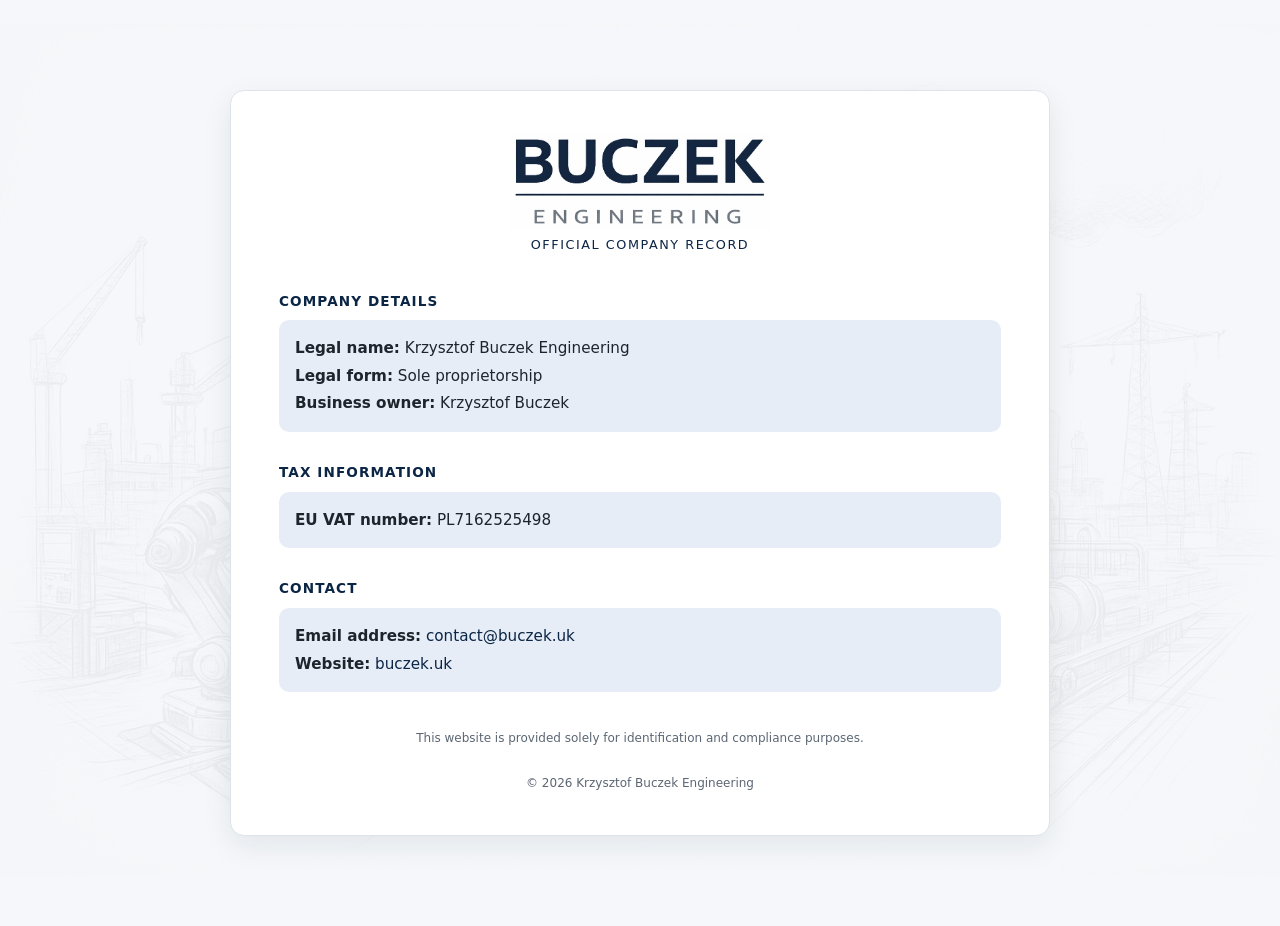
<file: index.html>
<!DOCTYPE html>
<html lang="en-GB">
<head>
  <meta charset="UTF-8" />
  <title>Buczek Engineering - Company Information</title>
  <meta name="viewport" content="width=device-width, initial-scale=1" />
  <meta
    name="description"
    content="Official company information for Krzysztof Buczek Engineering, including tax details and contact information."
  />
  <link rel="canonical" href="https://buczek.uk/" />
  <meta name="theme-color" content="#0b2545" />
  <link rel="icon" href="/favicon.ico" sizes="any" />
  <link rel="icon" href="/favicon.svg" type="image/svg+xml" />
  <link rel="icon" href="/favicon-32x32.png" type="image/png" sizes="32x32" />
  <link rel="icon" href="/favicon-16x16.png" type="image/png" sizes="16x16" />
  <link rel="apple-touch-icon" href="/apple-touch-icon.png" sizes="180x180" />
  <link rel="manifest" href="/site.webmanifest" />
  <meta property="og:title" content="Buczek Engineering - Company Information" />
  <meta
    property="og:description"
    content="Official company information for Krzysztof Buczek Engineering."
  />
  <meta property="og:type" content="website" />
  <meta property="og:url" content="https://buczek.uk/" />
  <meta property="og:site_name" content="Buczek Engineering" />
  <meta property="og:image" content="https://buczek.uk/og-image.png" />
  <meta property="og:image:type" content="image/png" />
  <meta property="og:image:width" content="1200" />
  <meta property="og:image:height" content="630" />
  <meta
    property="og:image:alt"
    content="Buczek Engineering official company information card."
  />
  <meta name="twitter:card" content="summary_large_image" />
  <meta name="twitter:title" content="Buczek Engineering - Company Information" />
  <meta
    name="twitter:description"
    content="Official company information for Krzysztof Buczek Engineering."
  />
  <meta name="twitter:image" content="https://buczek.uk/og-image.png" />
  <script type="application/ld+json">
    {
      "@context": "https://schema.org",
      "@type": "Organization",
      "name": "Buczek Engineering",
      "legalName": "Krzysztof Buczek Engineering",
      "url": "https://buczek.uk/",
      "email": "contact@buczek.uk",
      "vatID": "PL7162525498",
      "logo": "https://buczek.uk/img/logo.webp",
      "image": "https://buczek.uk/og-image.png",
      "description": "Official company information for Krzysztof Buczek Engineering."
    }
  </script>

  <style>
    :root {
      --bg: #f5f7fa;
      --bg-alt: #ffffff;
      --primary: #0b2545;
      --primary-soft: #e6edf6;
      --text-main: #1d252c;
      --text-muted: #5b6673;
      --border: #dde3eb;
      --radius: 14px;
      --shadow: 0 10px 30px rgba(15, 35, 52, 0.08);
    }

    * {
      box-sizing: border-box;
      margin: 0;
      padding: 0;
    }

    body {
      font-family: system-ui, -apple-system, "Segoe UI", sans-serif;
      background: var(--bg);
      color: var(--text-main);
      line-height: 1.6;
      position: relative;
    }

    body::before {
      content: "";
      position: fixed;
      inset: 0;
      background: url("img/industrial-sketch.webp") center/contain no-repeat;
      opacity: 0.05;
      z-index: -1;
      pointer-events: none;
    }

    .container {
      max-width: 820px;
      margin: 90px auto;
      background: var(--bg-alt);
      padding: 42px 48px;
      border: 1px solid var(--border);
      border-radius: var(--radius);
      box-shadow: var(--shadow);
    }

    .header {
      text-align: center;
      margin-bottom: 2.2rem;
    }

    .logo img {
      display: block;
      max-width: 260px;
      margin: 0 auto;
      height: auto;
    }

    .eyebrow {
      margin-top: 0.35rem;
      font-size: 0.8rem;
      letter-spacing: 0.12em;
      text-transform: uppercase;
      color: var(--primary);
    }

    h2 {
      font-size: 0.85rem;
      margin-top: 1.9rem;
      margin-bottom: 0.5rem;
      text-transform: uppercase;
      letter-spacing: 0.08em;
      color: var(--primary);
    }

    p {
      font-size: 0.95rem;
      margin: 0.2rem 0;
    }

    address {
      font-style: normal;
    }

    .label {
      font-weight: 600;
    }

    .block {
      background: var(--primary-soft);
      border-radius: 10px;
      padding: 0.8rem 1rem;
    }

    a {
      color: var(--primary);
      text-decoration: none;
      font-weight: 500;
    }

    a:hover {
      text-decoration: underline;
    }

    .compliance-note {
      margin-top: 2.3rem;
      font-size: 0.75rem;
      color: var(--text-muted);
      text-align: center;
    }

    footer {
      margin-top: 1.6rem;
      font-size: 0.75rem;
      color: var(--text-muted);
      text-align: center;
    }

    @media (max-width: 640px) {
      .container {
        margin: 24px 16px;
        padding: 28px 22px;
      }
    }
  </style>
</head>
<body>
  <main class="container">
    <header class="header">
      <div class="logo">
        <img src="img/logo.webp" alt="Buczek Engineering company logo" />
      </div>
      <p class="eyebrow">Official company record</p>
    </header>

    <section aria-labelledby="company-details">
      <h2 id="company-details">Company details</h2>
      <div class="block">
        <p><span class="label">Legal name:</span> Krzysztof Buczek Engineering</p>
        <p><span class="label">Legal form:</span> Sole proprietorship</p>
        <p><span class="label">Business owner:</span> Krzysztof Buczek</p>
      </div>
    </section>

    <section aria-labelledby="tax-information">
      <h2 id="tax-information">Tax information</h2>
      <div class="block">
        <p><span class="label">EU VAT number:</span> PL7162525498</p>
      </div>
    </section>

    <section aria-labelledby="contact-information">
      <h2 id="contact-information">Contact</h2>
      <address class="block">
        <p>
          <span class="label">Email address:</span>
          <a href="mailto:contact@buczek.uk">contact@buczek.uk</a>
        </p>
        <p>
          <span class="label">Website:</span>
          <a href="https://buczek.uk/">buczek.uk</a>
        </p>
      </address>
    </section>

    <p class="compliance-note">
      This website is provided solely for identification and compliance purposes.
    </p>

    <footer>
      &copy; <span id="year"></span> Krzysztof Buczek Engineering
    </footer>
  </main>

  <script>
    document.getElementById("year").textContent = new Date().getFullYear();
  </script>
</body>
</html>
</file>
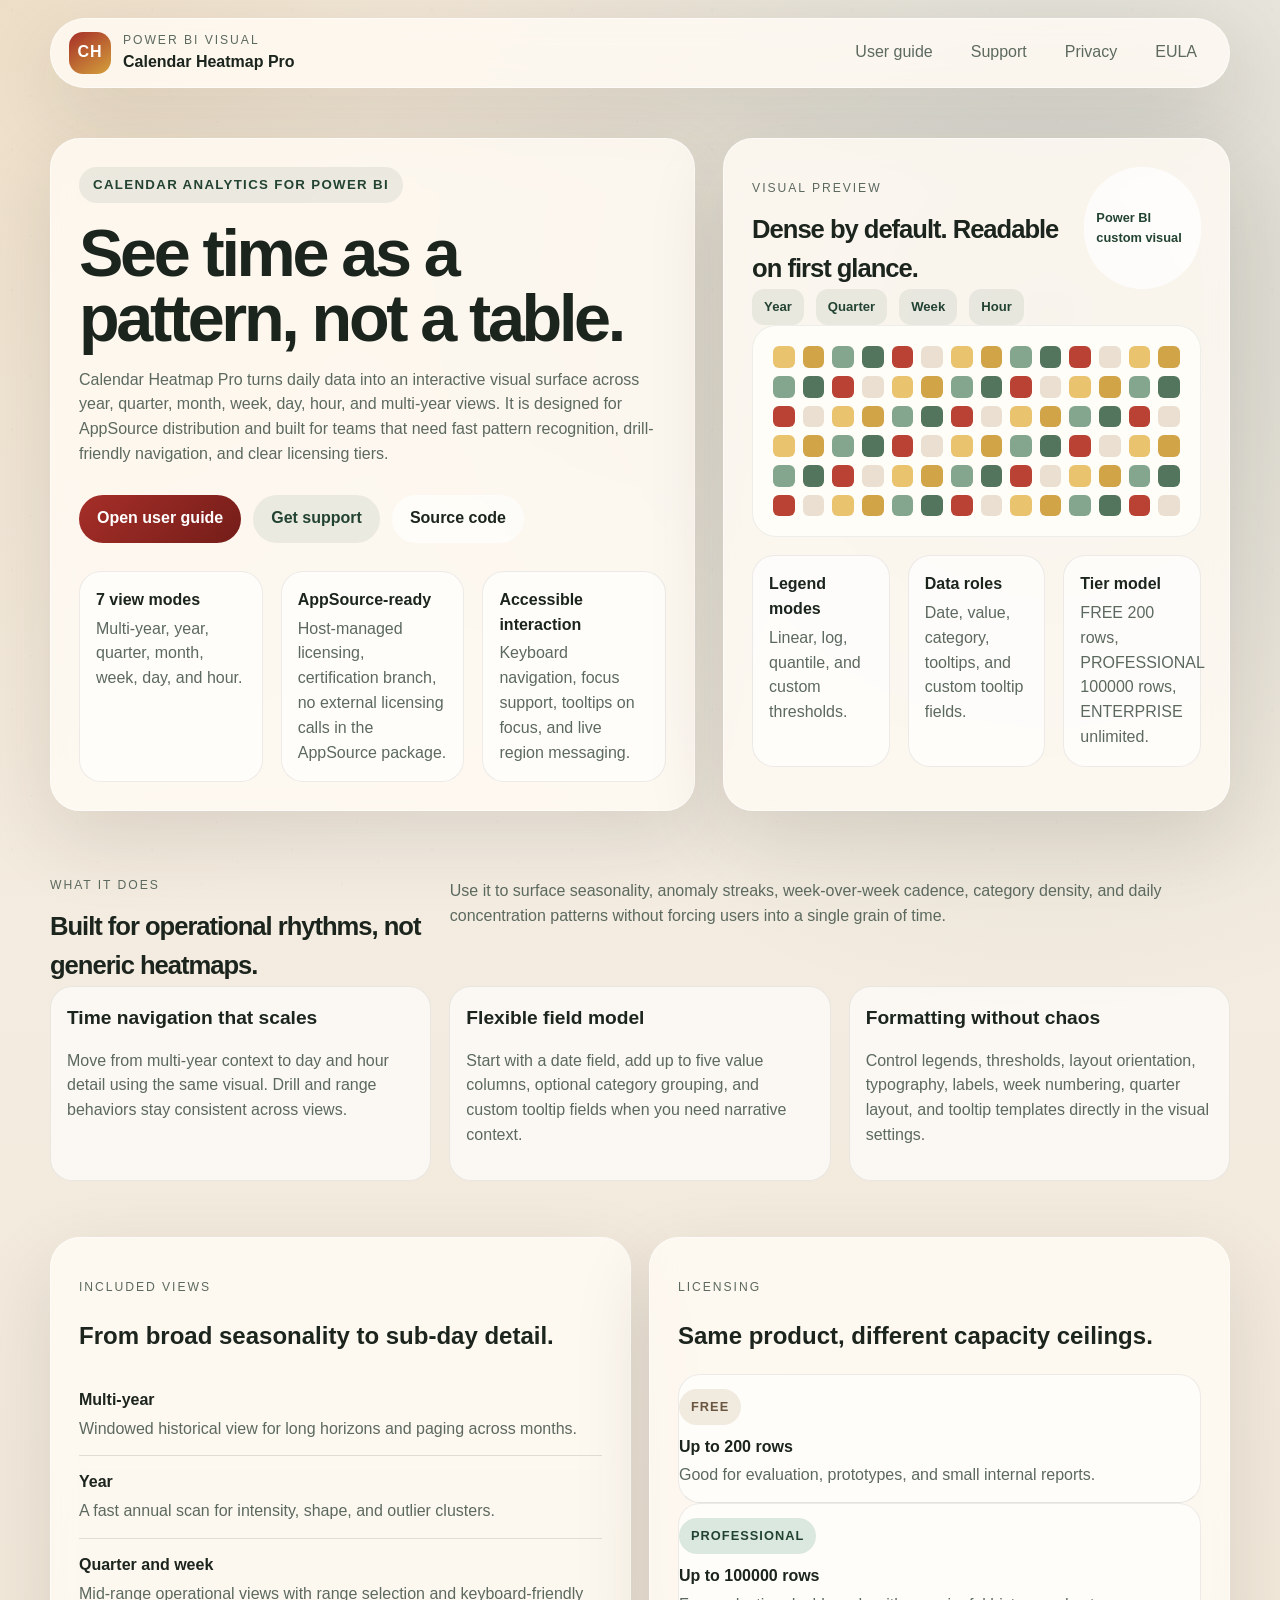
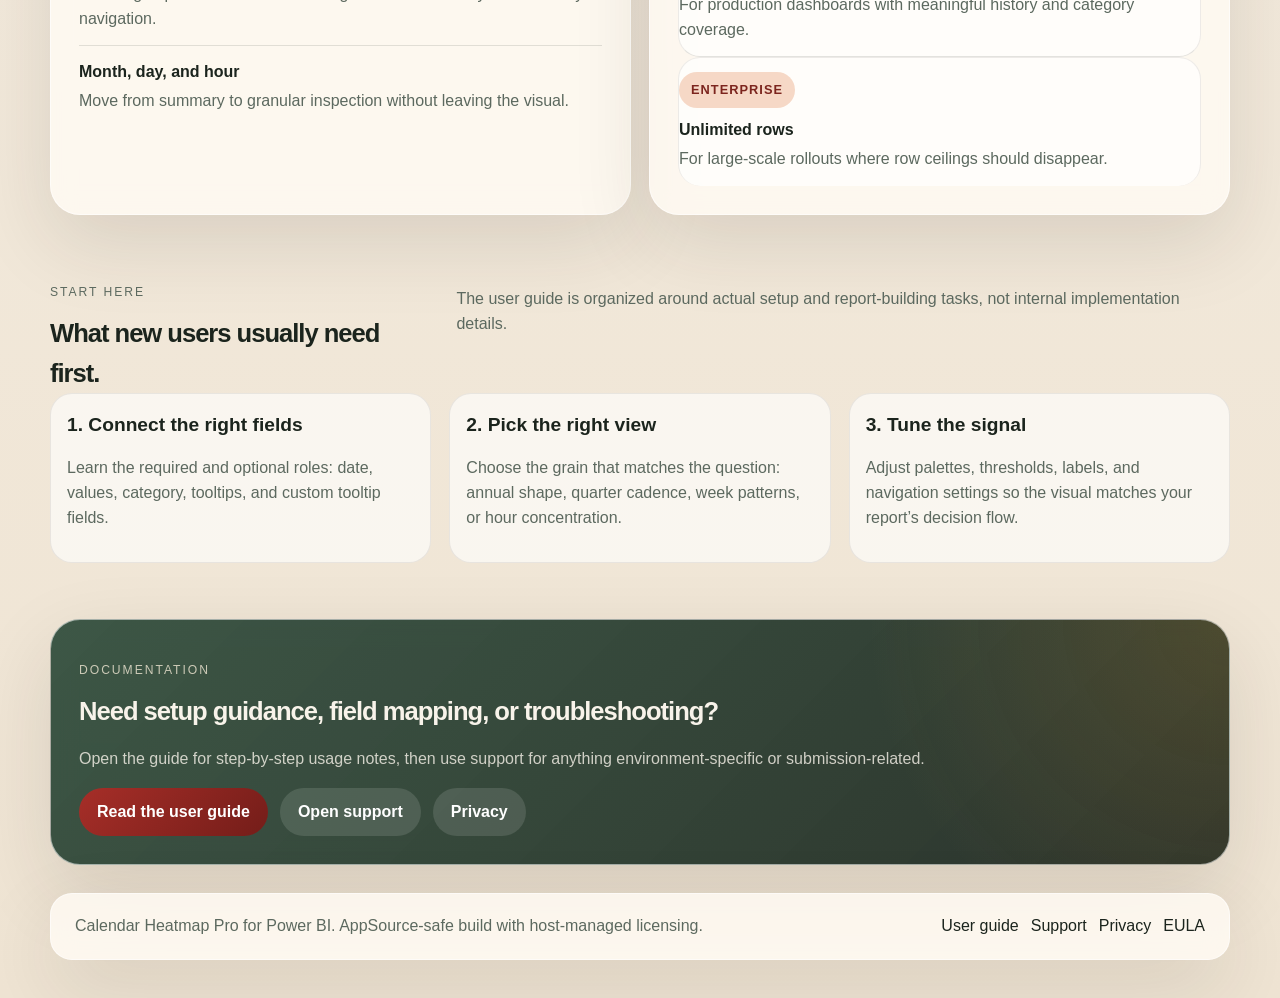
<file: powerbi/calendar-heatmap-pro/index.html>
<!doctype html>
<html lang="en">
<head>
    <meta charset="utf-8">
    <meta name="viewport" content="width=device-width, initial-scale=1">
    <title>Calendar Heatmap Pro for Power BI</title>
    <meta name="description" content="Calendar Heatmap Pro for Power BI. Explore year, quarter, month, week, day, hour, and multi-year views with interactive navigation and AppSource-ready licensing.">
    <meta name="theme-color" content="#f4efe6">
    <link rel="stylesheet" href="./site.css">
</head>
<body>
    <div class="site-shell">
        <div class="grain" aria-hidden="true"></div>
        <header class="topbar">
            <div class="container">
                <div class="topbar-inner">
                    <a class="brand" href="./">
                        <span class="brand-mark" aria-hidden="true">CH</span>
                        <span>
                            <span class="brand-kicker">Power BI Visual</span>
                            <span class="brand-title">Calendar Heatmap Pro</span>
                        </span>
                    </a>
                    <nav class="nav-links" aria-label="Primary">
                        <a class="nav-link" href="./user-guide/">User guide</a>
                        <a class="nav-link" href="https://buczek.uk/powerbi/calendar-heatmap-pro/support">Support</a>
                        <a class="nav-link" href="https://buczek.uk/powerbi/calendar-heatmap-pro/privacy">Privacy</a>
                        <a class="nav-link" href="https://buczek.uk/powerbi/calendar-heatmap-pro/eula">EULA</a>
                    </nav>
                </div>
            </div>
        </header>

        <main>
            <section class="hero">
                <div class="container hero-grid">
                    <div class="hero-copy">
                        <span class="hero-tag">Calendar analytics for Power BI</span>
                        <h1>See time as a pattern, not a table.</h1>
                        <p>Calendar Heatmap Pro turns daily data into an interactive visual surface across year, quarter, month, week, day, hour, and multi-year views. It is designed for AppSource distribution and built for teams that need fast pattern recognition, drill-friendly navigation, and clear licensing tiers.</p>
                        <div class="hero-actions">
                            <a class="button button-primary" href="./user-guide/">Open user guide</a>
                            <a class="button button-secondary" href="https://buczek.uk/powerbi/calendar-heatmap-pro/support">Get support</a>
                            <a class="button button-ghost" href="https://github.com/krzysztofbuczek/calendarHeatmappro">Source code</a>
                        </div>
                        <div class="hero-notes">
                            <div class="hero-note">
                                <strong>7 view modes</strong>
                                <span>Multi-year, year, quarter, month, week, day, and hour.</span>
                            </div>
                            <div class="hero-note">
                                <strong>AppSource-ready</strong>
                                <span>Host-managed licensing, certification branch, no external licensing calls in the AppSource package.</span>
                            </div>
                            <div class="hero-note">
                                <strong>Accessible interaction</strong>
                                <span>Keyboard navigation, focus support, tooltips on focus, and live region messaging.</span>
                            </div>
                        </div>
                    </div>

                    <div class="hero-preview">
                        <div class="preview-head">
                            <div>
                                <p class="eyebrow">Visual preview</p>
                                <h2>Dense by default. Readable on first glance.</h2>
                            </div>
                            <span class="pill">Power BI custom visual</span>
                        </div>
                        <div class="mock-toolbar" aria-hidden="true">
                            <span>Year</span>
                            <span>Quarter</span>
                            <span>Week</span>
                            <span>Hour</span>
                        </div>
                        <div class="heatmap-board" aria-hidden="true">
                            <div class="heatmap-grid">
                                <span></span><span></span><span></span><span></span><span></span><span></span><span></span><span></span><span></span><span></span><span></span><span></span><span></span><span></span>
                                <span></span><span></span><span></span><span></span><span></span><span></span><span></span><span></span><span></span><span></span><span></span><span></span><span></span><span></span>
                                <span></span><span></span><span></span><span></span><span></span><span></span><span></span><span></span><span></span><span></span><span></span><span></span><span></span><span></span>
                                <span></span><span></span><span></span><span></span><span></span><span></span><span></span><span></span><span></span><span></span><span></span><span></span><span></span><span></span>
                                <span></span><span></span><span></span><span></span><span></span><span></span><span></span><span></span><span></span><span></span><span></span><span></span><span></span><span></span>
                                <span></span><span></span><span></span><span></span><span></span><span></span><span></span><span></span><span></span><span></span><span></span><span></span><span></span><span></span>
                            </div>
                        </div>
                        <div class="preview-aside">
                            <div class="stat">
                                <strong>Legend modes</strong>
                                <span>Linear, log, quantile, and custom thresholds.</span>
                            </div>
                            <div class="stat">
                                <strong>Data roles</strong>
                                <span>Date, value, category, tooltips, and custom tooltip fields.</span>
                            </div>
                            <div class="stat">
                                <strong>Tier model</strong>
                                <span>FREE 200 rows, PROFESSIONAL 100000 rows, ENTERPRISE unlimited.</span>
                            </div>
                        </div>
                    </div>
                </div>
            </section>

            <section class="section">
                <div class="container">
                    <div class="section-intro">
                        <div>
                            <p class="eyebrow">What it does</p>
                            <h2>Built for operational rhythms, not generic heatmaps.</h2>
                        </div>
                        <p>Use it to surface seasonality, anomaly streaks, week-over-week cadence, category density, and daily concentration patterns without forcing users into a single grain of time.</p>
                    </div>
                    <div class="card-grid">
                        <article class="card">
                            <h3>Time navigation that scales</h3>
                            <p>Move from multi-year context to day and hour detail using the same visual. Drill and range behaviors stay consistent across views.</p>
                        </article>
                        <article class="card">
                            <h3>Flexible field model</h3>
                            <p>Start with a date field, add up to five value columns, optional category grouping, and custom tooltip fields when you need narrative context.</p>
                        </article>
                        <article class="card">
                            <h3>Formatting without chaos</h3>
                            <p>Control legends, thresholds, layout orientation, typography, labels, week numbering, quarter layout, and tooltip templates directly in the visual settings.</p>
                        </article>
                    </div>
                </div>
            </section>

            <section class="section">
                <div class="container list-grid">
                    <div class="content-panel">
                        <p class="eyebrow">Included views</p>
                        <h2>From broad seasonality to sub-day detail.</h2>
                        <ul class="checklist">
                            <li><strong>Multi-year</strong><span class="muted">Windowed historical view for long horizons and paging across months.</span></li>
                            <li><strong>Year</strong><span class="muted">A fast annual scan for intensity, shape, and outlier clusters.</span></li>
                            <li><strong>Quarter and week</strong><span class="muted">Mid-range operational views with range selection and keyboard-friendly navigation.</span></li>
                            <li><strong>Month, day, and hour</strong><span class="muted">Move from summary to granular inspection without leaving the visual.</span></li>
                        </ul>
                    </div>
                    <div class="content-panel">
                        <p class="eyebrow">Licensing</p>
                        <h2>Same product, different capacity ceilings.</h2>
                        <div class="tier-list">
                            <div class="tier-item">
                                <span class="tier-label tier-free">FREE</span>
                                <strong>Up to 200 rows</strong>
                                <span class="muted">Good for evaluation, prototypes, and small internal reports.</span>
                            </div>
                            <div class="tier-item">
                                <span class="tier-label tier-pro">PROFESSIONAL</span>
                                <strong>Up to 100000 rows</strong>
                                <span class="muted">For production dashboards with meaningful history and category coverage.</span>
                            </div>
                            <div class="tier-item">
                                <span class="tier-label tier-ent">ENTERPRISE</span>
                                <strong>Unlimited rows</strong>
                                <span class="muted">For large-scale rollouts where row ceilings should disappear.</span>
                            </div>
                        </div>
                    </div>
                </div>
            </section>

            <section class="section">
                <div class="container">
                    <div class="section-intro">
                        <div>
                            <p class="eyebrow">Start here</p>
                            <h2>What new users usually need first.</h2>
                        </div>
                        <p>The user guide is organized around actual setup and report-building tasks, not internal implementation details.</p>
                    </div>
                    <div class="card-grid">
                        <article class="card">
                            <h3>1. Connect the right fields</h3>
                            <p>Learn the required and optional roles: date, values, category, tooltips, and custom tooltip fields.</p>
                        </article>
                        <article class="card">
                            <h3>2. Pick the right view</h3>
                            <p>Choose the grain that matches the question: annual shape, quarter cadence, week patterns, or hour concentration.</p>
                        </article>
                        <article class="card">
                            <h3>3. Tune the signal</h3>
                            <p>Adjust palettes, thresholds, labels, and navigation settings so the visual matches your report’s decision flow.</p>
                        </article>
                    </div>
                </div>
            </section>

            <section class="section">
                <div class="container cta-band">
                    <p class="eyebrow" style="color: rgba(255, 243, 222, 0.74);">Documentation</p>
                    <h2>Need setup guidance, field mapping, or troubleshooting?</h2>
                    <p>Open the guide for step-by-step usage notes, then use support for anything environment-specific or submission-related.</p>
                    <div class="cta-actions">
                        <a class="button button-primary" href="./user-guide/">Read the user guide</a>
                        <a class="button button-secondary" href="https://buczek.uk/powerbi/calendar-heatmap-pro/support">Open support</a>
                        <a class="button button-ghost" href="https://buczek.uk/powerbi/calendar-heatmap-pro/privacy">Privacy</a>
                    </div>
                </div>
            </section>
        </main>

        <footer class="footer">
            <div class="container">
                <div class="footer-panel">
                    <p>Calendar Heatmap Pro for Power BI. AppSource-safe build with host-managed licensing.</p>
                    <div class="footer-links">
                        <a href="./user-guide/">User guide</a>
                        <a href="https://buczek.uk/powerbi/calendar-heatmap-pro/support">Support</a>
                        <a href="https://buczek.uk/powerbi/calendar-heatmap-pro/privacy">Privacy</a>
                        <a href="https://buczek.uk/powerbi/calendar-heatmap-pro/eula">EULA</a>
                    </div>
                </div>
            </div>
        </footer>
    </div>
</body>
</html>
</file>
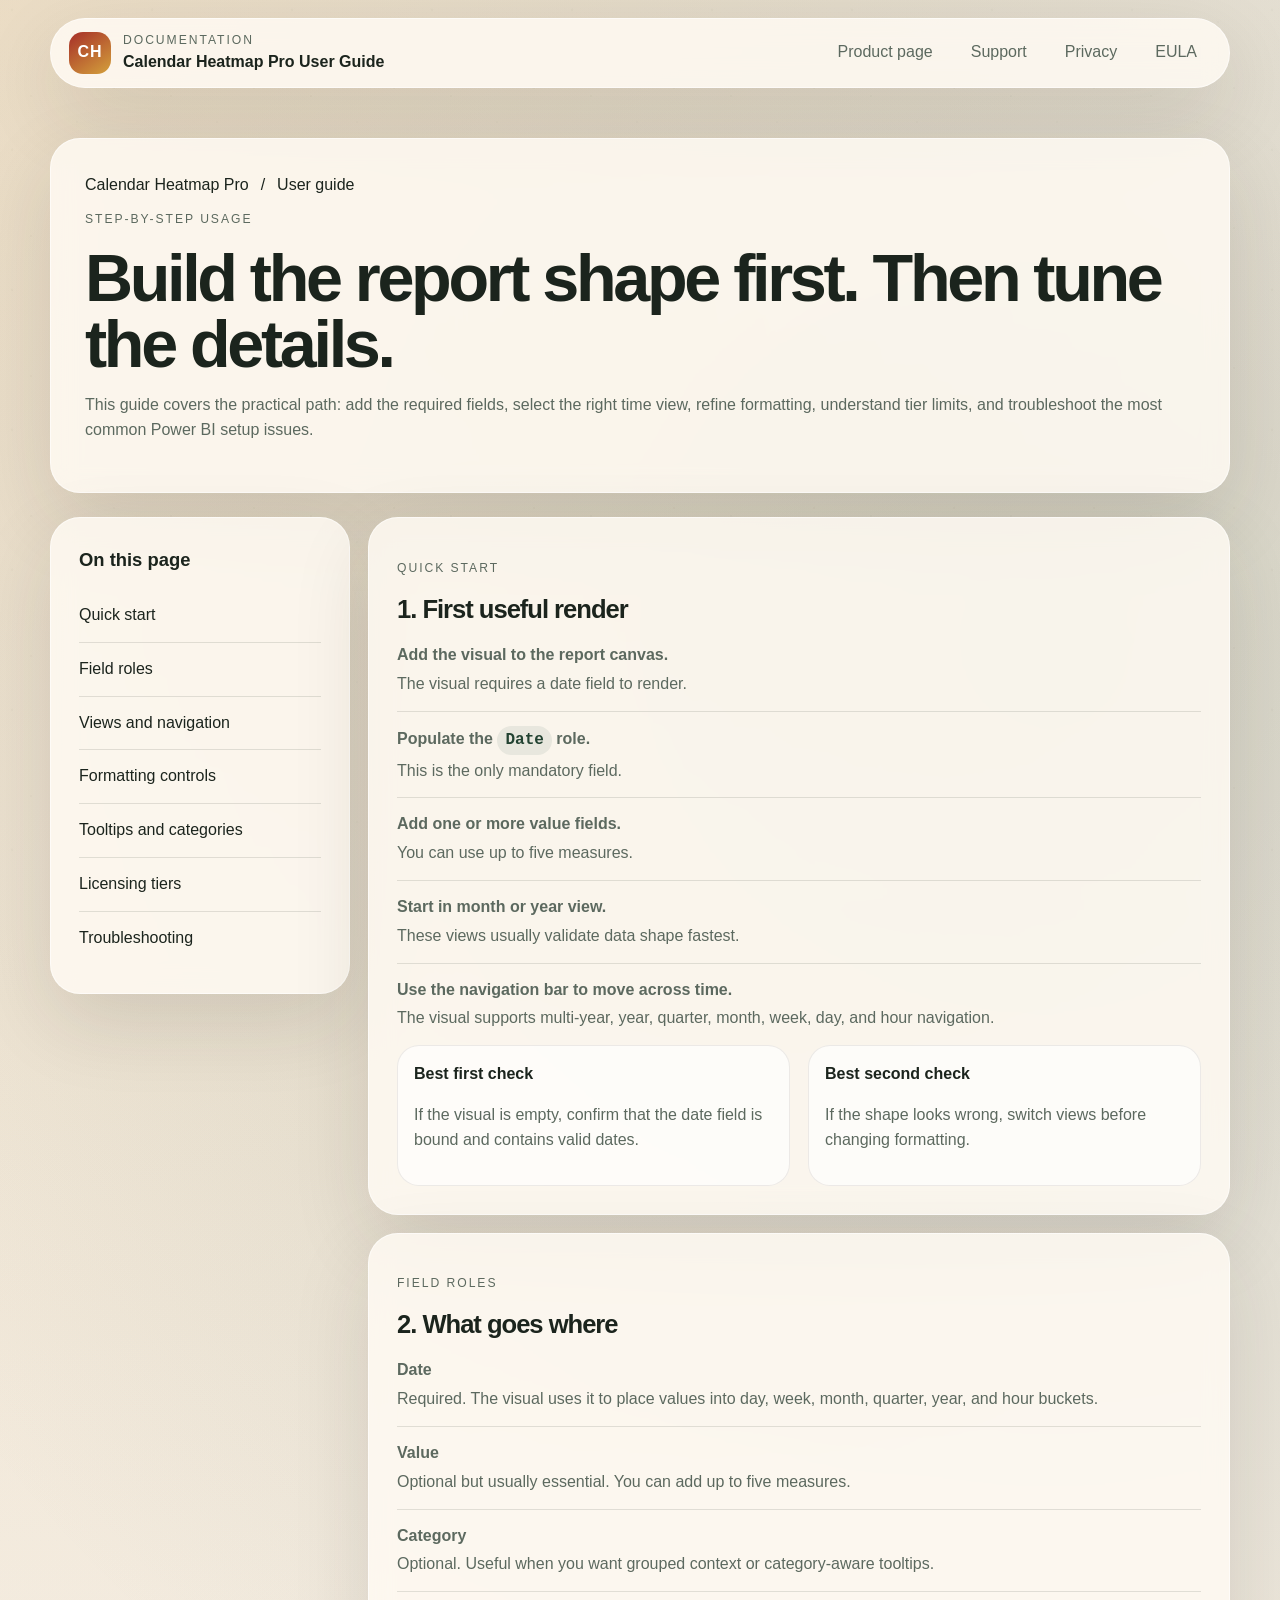
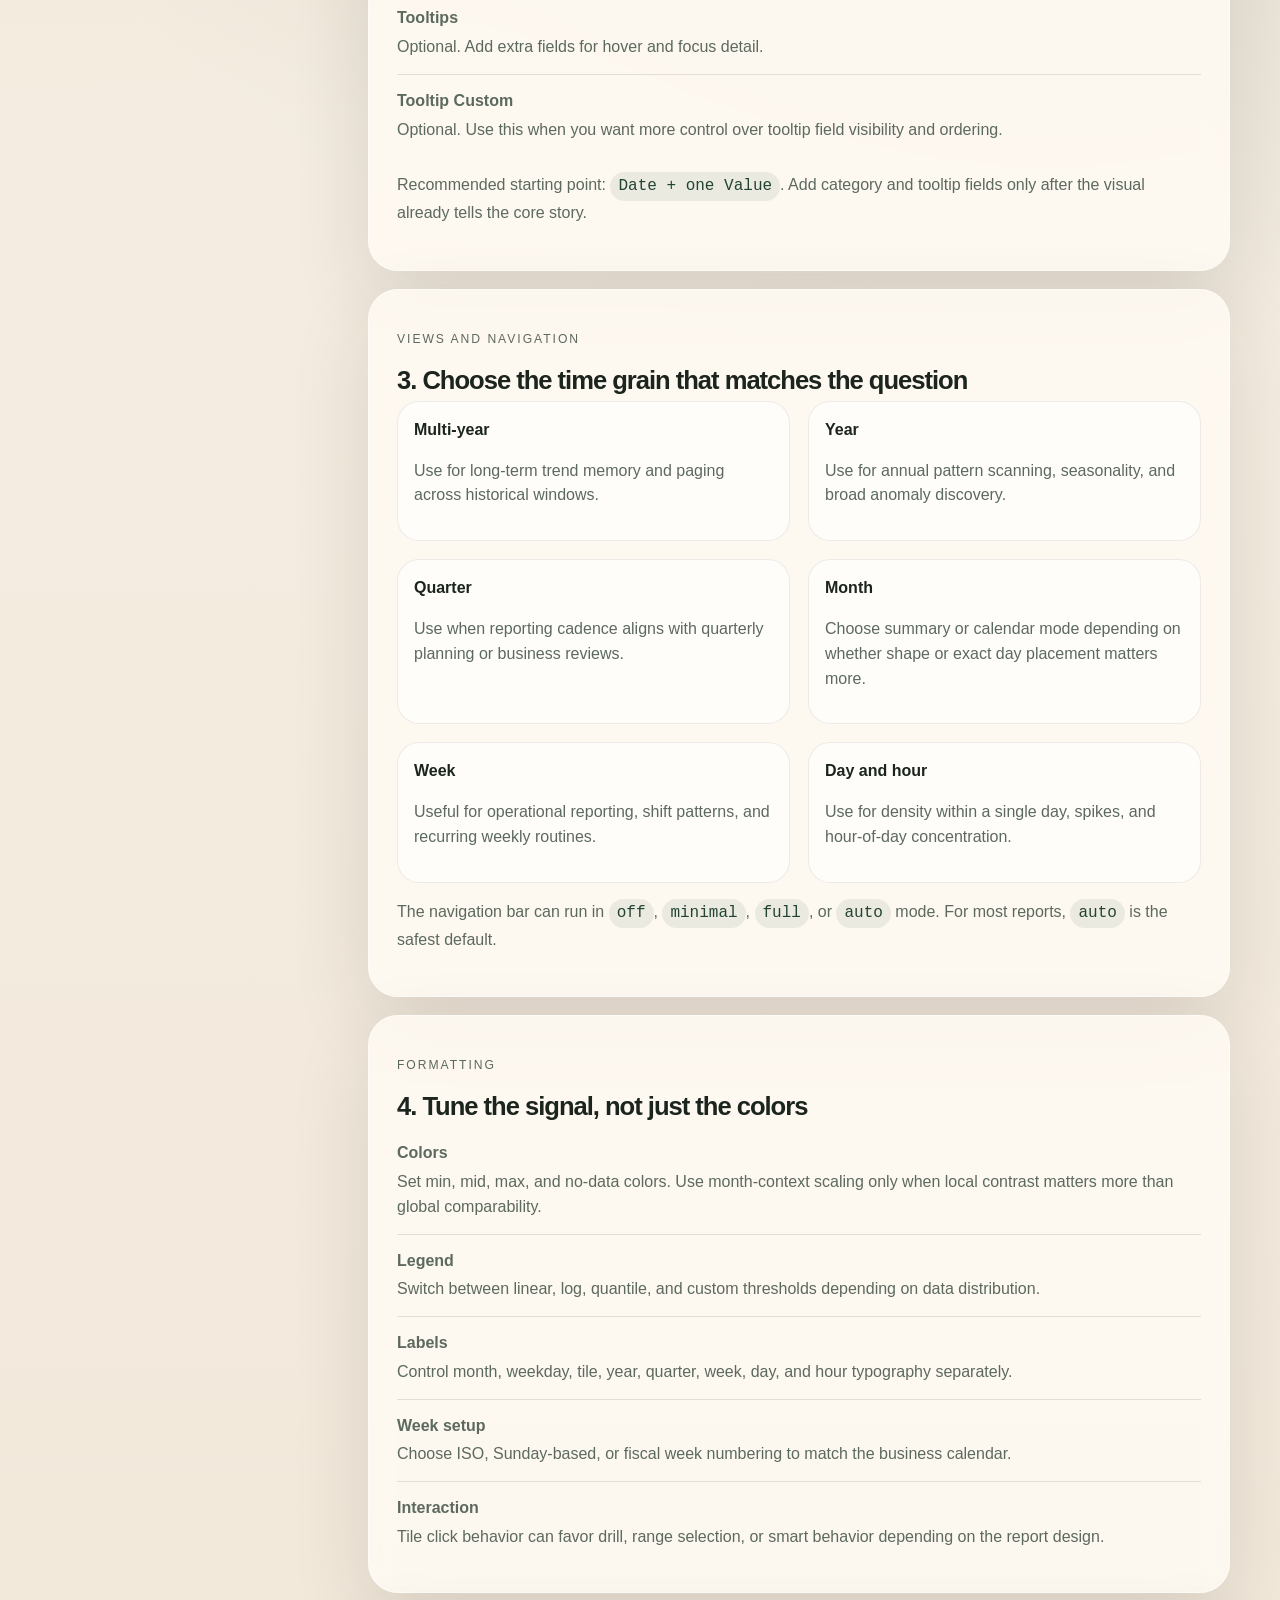
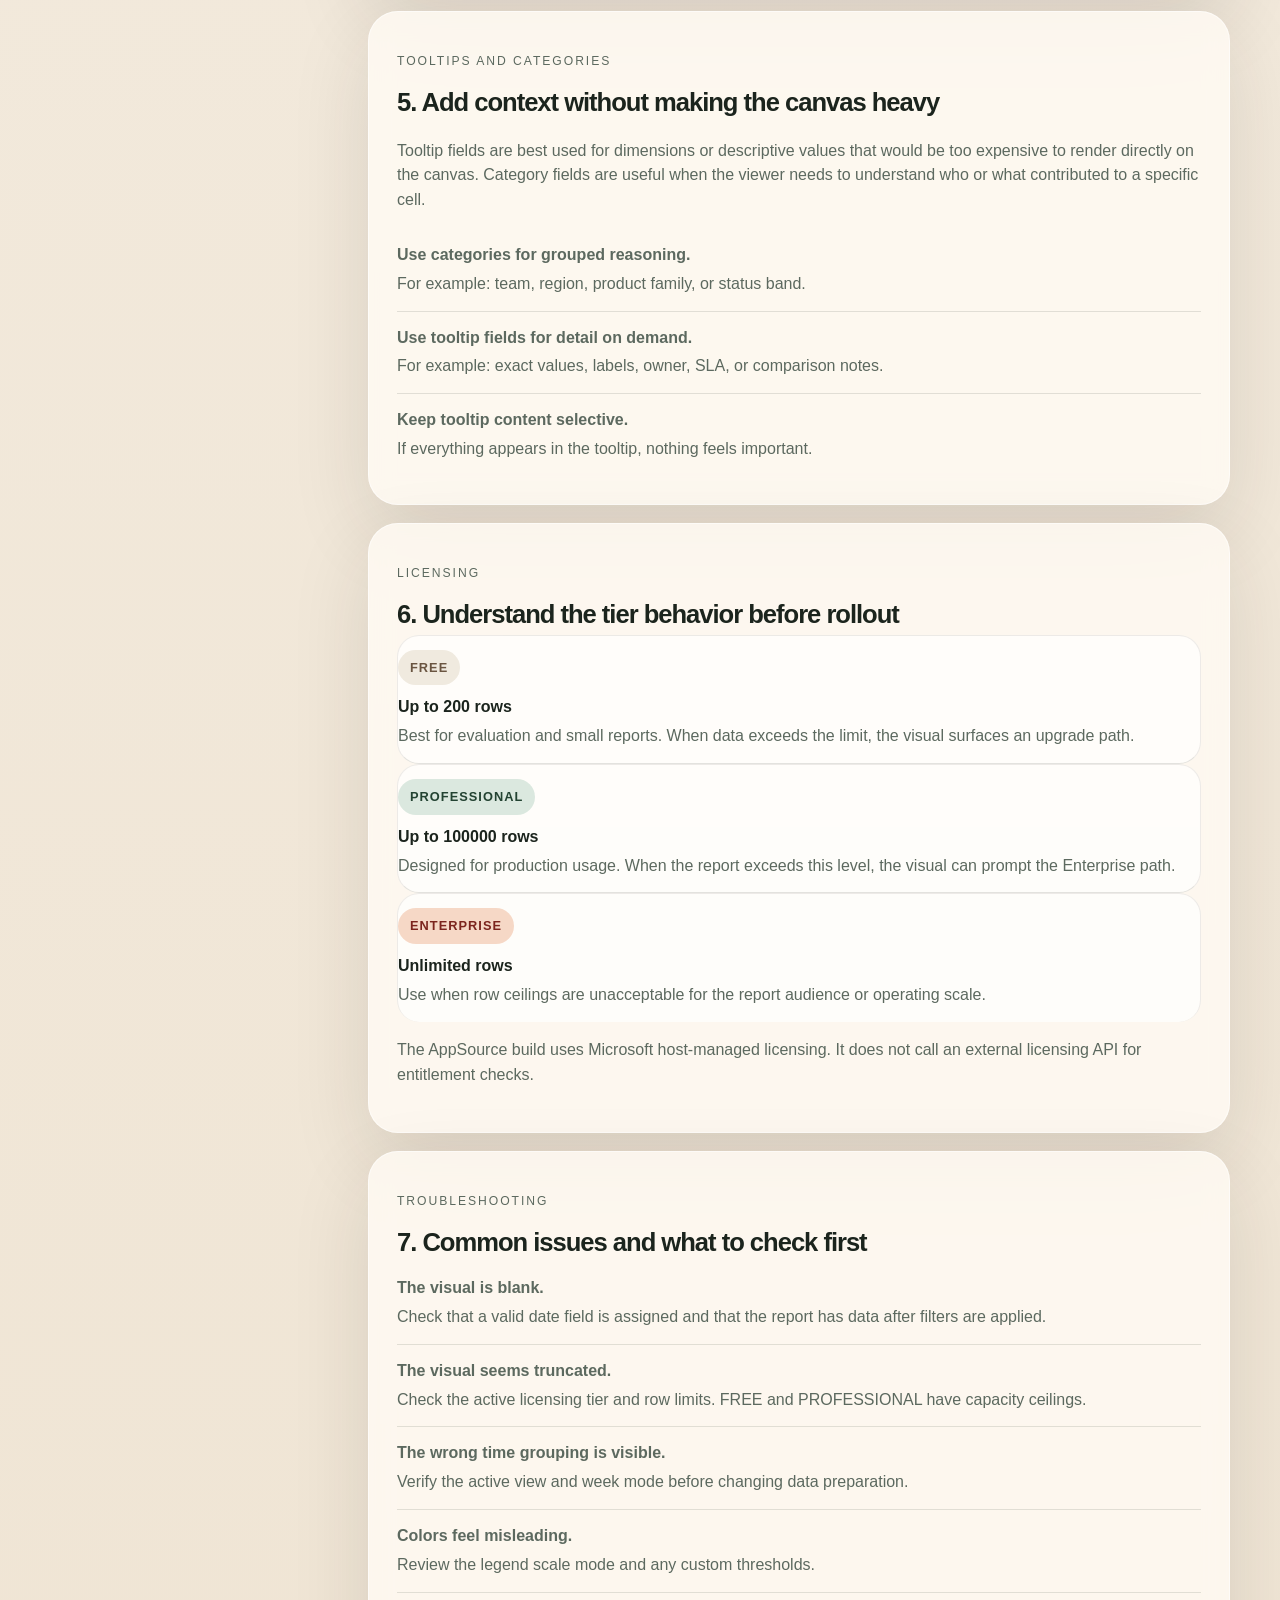
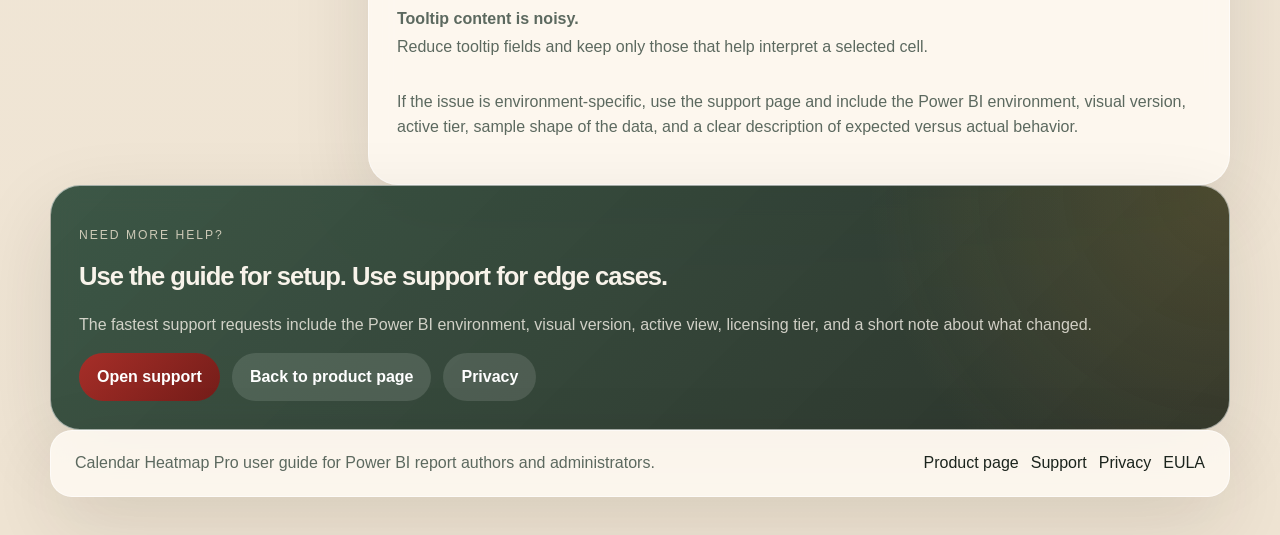
<file: powerbi/calendar-heatmap-pro/user-guide/index.html>
<!doctype html>
<html lang="en">
<head>
    <meta charset="utf-8">
    <meta name="viewport" content="width=device-width, initial-scale=1">
    <title>Calendar Heatmap Pro User Guide</title>
    <meta name="description" content="User guide for Calendar Heatmap Pro for Power BI: setup, field mapping, views, formatting, licensing tiers, and troubleshooting.">
    <meta name="theme-color" content="#f4efe6">
    <link rel="stylesheet" href="../site.css">
</head>
<body>
    <div class="site-shell">
        <div class="grain" aria-hidden="true"></div>
        <header class="topbar">
            <div class="container">
                <div class="topbar-inner">
                    <a class="brand" href="../">
                        <span class="brand-mark" aria-hidden="true">CH</span>
                        <span>
                            <span class="brand-kicker">Documentation</span>
                            <span class="brand-title">Calendar Heatmap Pro User Guide</span>
                        </span>
                    </a>
                    <nav class="nav-links" aria-label="Primary">
                        <a class="nav-link" href="../">Product page</a>
                        <a class="nav-link" href="https://buczek.uk/powerbi/calendar-heatmap-pro/support">Support</a>
                        <a class="nav-link" href="https://buczek.uk/powerbi/calendar-heatmap-pro/privacy">Privacy</a>
                        <a class="nav-link" href="https://buczek.uk/powerbi/calendar-heatmap-pro/eula">EULA</a>
                    </nav>
                </div>
            </div>
        </header>

        <main>
            <section class="page-hero">
                <div class="container">
                    <div class="page-hero-panel">
                        <div class="breadcrumbs">
                            <a href="../">Calendar Heatmap Pro</a>
                            <span>/</span>
                            <span>User guide</span>
                        </div>
                        <p class="eyebrow">Step-by-step usage</p>
                        <h1>Build the report shape first. Then tune the details.</h1>
                        <p>This guide covers the practical path: add the required fields, select the right time view, refine formatting, understand tier limits, and troubleshoot the most common Power BI setup issues.</p>
                    </div>
                </div>
            </section>

            <section>
                <div class="container guide-layout">
                    <aside class="guide-nav" aria-label="Guide contents">
                        <h2>On this page</h2>
                        <ol class="toc-list">
                            <li><a href="#quick-start">Quick start</a></li>
                            <li><a href="#field-roles">Field roles</a></li>
                            <li><a href="#views">Views and navigation</a></li>
                            <li><a href="#formatting">Formatting controls</a></li>
                            <li><a href="#tooltips">Tooltips and categories</a></li>
                            <li><a href="#licensing">Licensing tiers</a></li>
                            <li><a href="#troubleshooting">Troubleshooting</a></li>
                        </ol>
                    </aside>

                    <div class="guide-main">
                        <section class="guide-section" id="quick-start">
                            <p class="eyebrow">Quick start</p>
                            <h2>1. First useful render</h2>
                            <ol class="step-list">
                                <li><strong>Add the visual to the report canvas.</strong><span class="muted">The visual requires a date field to render.</span></li>
                                <li><strong>Populate the <span class="inline-code">Date</span> role.</strong><span class="muted">This is the only mandatory field.</span></li>
                                <li><strong>Add one or more value fields.</strong><span class="muted">You can use up to five measures.</span></li>
                                <li><strong>Start in month or year view.</strong><span class="muted">These views usually validate data shape fastest.</span></li>
                                <li><strong>Use the navigation bar to move across time.</strong><span class="muted">The visual supports multi-year, year, quarter, month, week, day, and hour navigation.</span></li>
                            </ol>
                            <div class="mini-grid">
                                <div class="mini-card">
                                    <strong>Best first check</strong>
                                    <p>If the visual is empty, confirm that the date field is bound and contains valid dates.</p>
                                </div>
                                <div class="mini-card">
                                    <strong>Best second check</strong>
                                    <p>If the shape looks wrong, switch views before changing formatting.</p>
                                </div>
                            </div>
                        </section>

                        <section class="guide-section" id="field-roles">
                            <p class="eyebrow">Field roles</p>
                            <h2>2. What goes where</h2>
                            <ul class="checklist">
                                <li><strong>Date</strong><span class="muted">Required. The visual uses it to place values into day, week, month, quarter, year, and hour buckets.</span></li>
                                <li><strong>Value</strong><span class="muted">Optional but usually essential. You can add up to five measures.</span></li>
                                <li><strong>Category</strong><span class="muted">Optional. Useful when you want grouped context or category-aware tooltips.</span></li>
                                <li><strong>Tooltips</strong><span class="muted">Optional. Add extra fields for hover and focus detail.</span></li>
                                <li><strong>Tooltip Custom</strong><span class="muted">Optional. Use this when you want more control over tooltip field visibility and ordering.</span></li>
                            </ul>
                            <p>Recommended starting point: <span class="inline-code">Date + one Value</span>. Add category and tooltip fields only after the visual already tells the core story.</p>
                        </section>

                        <section class="guide-section" id="views">
                            <p class="eyebrow">Views and navigation</p>
                            <h2>3. Choose the time grain that matches the question</h2>
                            <div class="mini-grid">
                                <div class="mini-card"><strong>Multi-year</strong><p>Use for long-term trend memory and paging across historical windows.</p></div>
                                <div class="mini-card"><strong>Year</strong><p>Use for annual pattern scanning, seasonality, and broad anomaly discovery.</p></div>
                                <div class="mini-card"><strong>Quarter</strong><p>Use when reporting cadence aligns with quarterly planning or business reviews.</p></div>
                                <div class="mini-card"><strong>Month</strong><p>Choose summary or calendar mode depending on whether shape or exact day placement matters more.</p></div>
                                <div class="mini-card"><strong>Week</strong><p>Useful for operational reporting, shift patterns, and recurring weekly routines.</p></div>
                                <div class="mini-card"><strong>Day and hour</strong><p>Use for density within a single day, spikes, and hour-of-day concentration.</p></div>
                            </div>
                            <p>The navigation bar can run in <span class="inline-code">off</span>, <span class="inline-code">minimal</span>, <span class="inline-code">full</span>, or <span class="inline-code">auto</span> mode. For most reports, <span class="inline-code">auto</span> is the safest default.</p>
                        </section>

                        <section class="guide-section" id="formatting">
                            <p class="eyebrow">Formatting</p>
                            <h2>4. Tune the signal, not just the colors</h2>
                            <ul class="checklist">
                                <li><strong>Colors</strong><span class="muted">Set min, mid, max, and no-data colors. Use month-context scaling only when local contrast matters more than global comparability.</span></li>
                                <li><strong>Legend</strong><span class="muted">Switch between linear, log, quantile, and custom thresholds depending on data distribution.</span></li>
                                <li><strong>Labels</strong><span class="muted">Control month, weekday, tile, year, quarter, week, day, and hour typography separately.</span></li>
                                <li><strong>Week setup</strong><span class="muted">Choose ISO, Sunday-based, or fiscal week numbering to match the business calendar.</span></li>
                                <li><strong>Interaction</strong><span class="muted">Tile click behavior can favor drill, range selection, or smart behavior depending on the report design.</span></li>
                            </ul>
                        </section>

                        <section class="guide-section" id="tooltips">
                            <p class="eyebrow">Tooltips and categories</p>
                            <h2>5. Add context without making the canvas heavy</h2>
                            <p>Tooltip fields are best used for dimensions or descriptive values that would be too expensive to render directly on the canvas. Category fields are useful when the viewer needs to understand who or what contributed to a specific cell.</p>
                            <ul class="checklist">
                                <li><strong>Use categories for grouped reasoning.</strong><span class="muted">For example: team, region, product family, or status band.</span></li>
                                <li><strong>Use tooltip fields for detail on demand.</strong><span class="muted">For example: exact values, labels, owner, SLA, or comparison notes.</span></li>
                                <li><strong>Keep tooltip content selective.</strong><span class="muted">If everything appears in the tooltip, nothing feels important.</span></li>
                            </ul>
                        </section>

                        <section class="guide-section" id="licensing">
                            <p class="eyebrow">Licensing</p>
                            <h2>6. Understand the tier behavior before rollout</h2>
                            <div class="tier-list">
                                <div class="tier-item">
                                    <span class="tier-label tier-free">FREE</span>
                                    <strong>Up to 200 rows</strong>
                                    <span class="muted">Best for evaluation and small reports. When data exceeds the limit, the visual surfaces an upgrade path.</span>
                                </div>
                                <div class="tier-item">
                                    <span class="tier-label tier-pro">PROFESSIONAL</span>
                                    <strong>Up to 100000 rows</strong>
                                    <span class="muted">Designed for production usage. When the report exceeds this level, the visual can prompt the Enterprise path.</span>
                                </div>
                                <div class="tier-item">
                                    <span class="tier-label tier-ent">ENTERPRISE</span>
                                    <strong>Unlimited rows</strong>
                                    <span class="muted">Use when row ceilings are unacceptable for the report audience or operating scale.</span>
                                </div>
                            </div>
                            <p>The AppSource build uses Microsoft host-managed licensing. It does not call an external licensing API for entitlement checks.</p>
                        </section>

                        <section class="guide-section" id="troubleshooting">
                            <p class="eyebrow">Troubleshooting</p>
                            <h2>7. Common issues and what to check first</h2>
                            <ul class="checklist">
                                <li><strong>The visual is blank.</strong><span class="muted">Check that a valid date field is assigned and that the report has data after filters are applied.</span></li>
                                <li><strong>The visual seems truncated.</strong><span class="muted">Check the active licensing tier and row limits. FREE and PROFESSIONAL have capacity ceilings.</span></li>
                                <li><strong>The wrong time grouping is visible.</strong><span class="muted">Verify the active view and week mode before changing data preparation.</span></li>
                                <li><strong>Colors feel misleading.</strong><span class="muted">Review the legend scale mode and any custom thresholds.</span></li>
                                <li><strong>Tooltip content is noisy.</strong><span class="muted">Reduce tooltip fields and keep only those that help interpret a selected cell.</span></li>
                            </ul>
                            <p>If the issue is environment-specific, use the support page and include the Power BI environment, visual version, active tier, sample shape of the data, and a clear description of expected versus actual behavior.</p>
                        </section>
                    </div>
                </div>
            </section>

            <section>
                <div class="container cta-band">
                    <p class="eyebrow" style="color: rgba(255, 243, 222, 0.74);">Need more help?</p>
                    <h2>Use the guide for setup. Use support for edge cases.</h2>
                    <p>The fastest support requests include the Power BI environment, visual version, active view, licensing tier, and a short note about what changed.</p>
                    <div class="cta-actions">
                        <a class="button button-primary" href="https://buczek.uk/powerbi/calendar-heatmap-pro/support">Open support</a>
                        <a class="button button-secondary" href="../">Back to product page</a>
                        <a class="button button-ghost" href="https://buczek.uk/powerbi/calendar-heatmap-pro/privacy">Privacy</a>
                    </div>
                </div>
            </section>
        </main>

        <footer class="footer">
            <div class="container">
                <div class="footer-panel">
                    <p>Calendar Heatmap Pro user guide for Power BI report authors and administrators.</p>
                    <div class="footer-links">
                        <a href="../">Product page</a>
                        <a href="https://buczek.uk/powerbi/calendar-heatmap-pro/support">Support</a>
                        <a href="https://buczek.uk/powerbi/calendar-heatmap-pro/privacy">Privacy</a>
                        <a href="https://buczek.uk/powerbi/calendar-heatmap-pro/eula">EULA</a>
                    </div>
                </div>
            </div>
        </footer>
    </div>
</body>
</html>
</file>
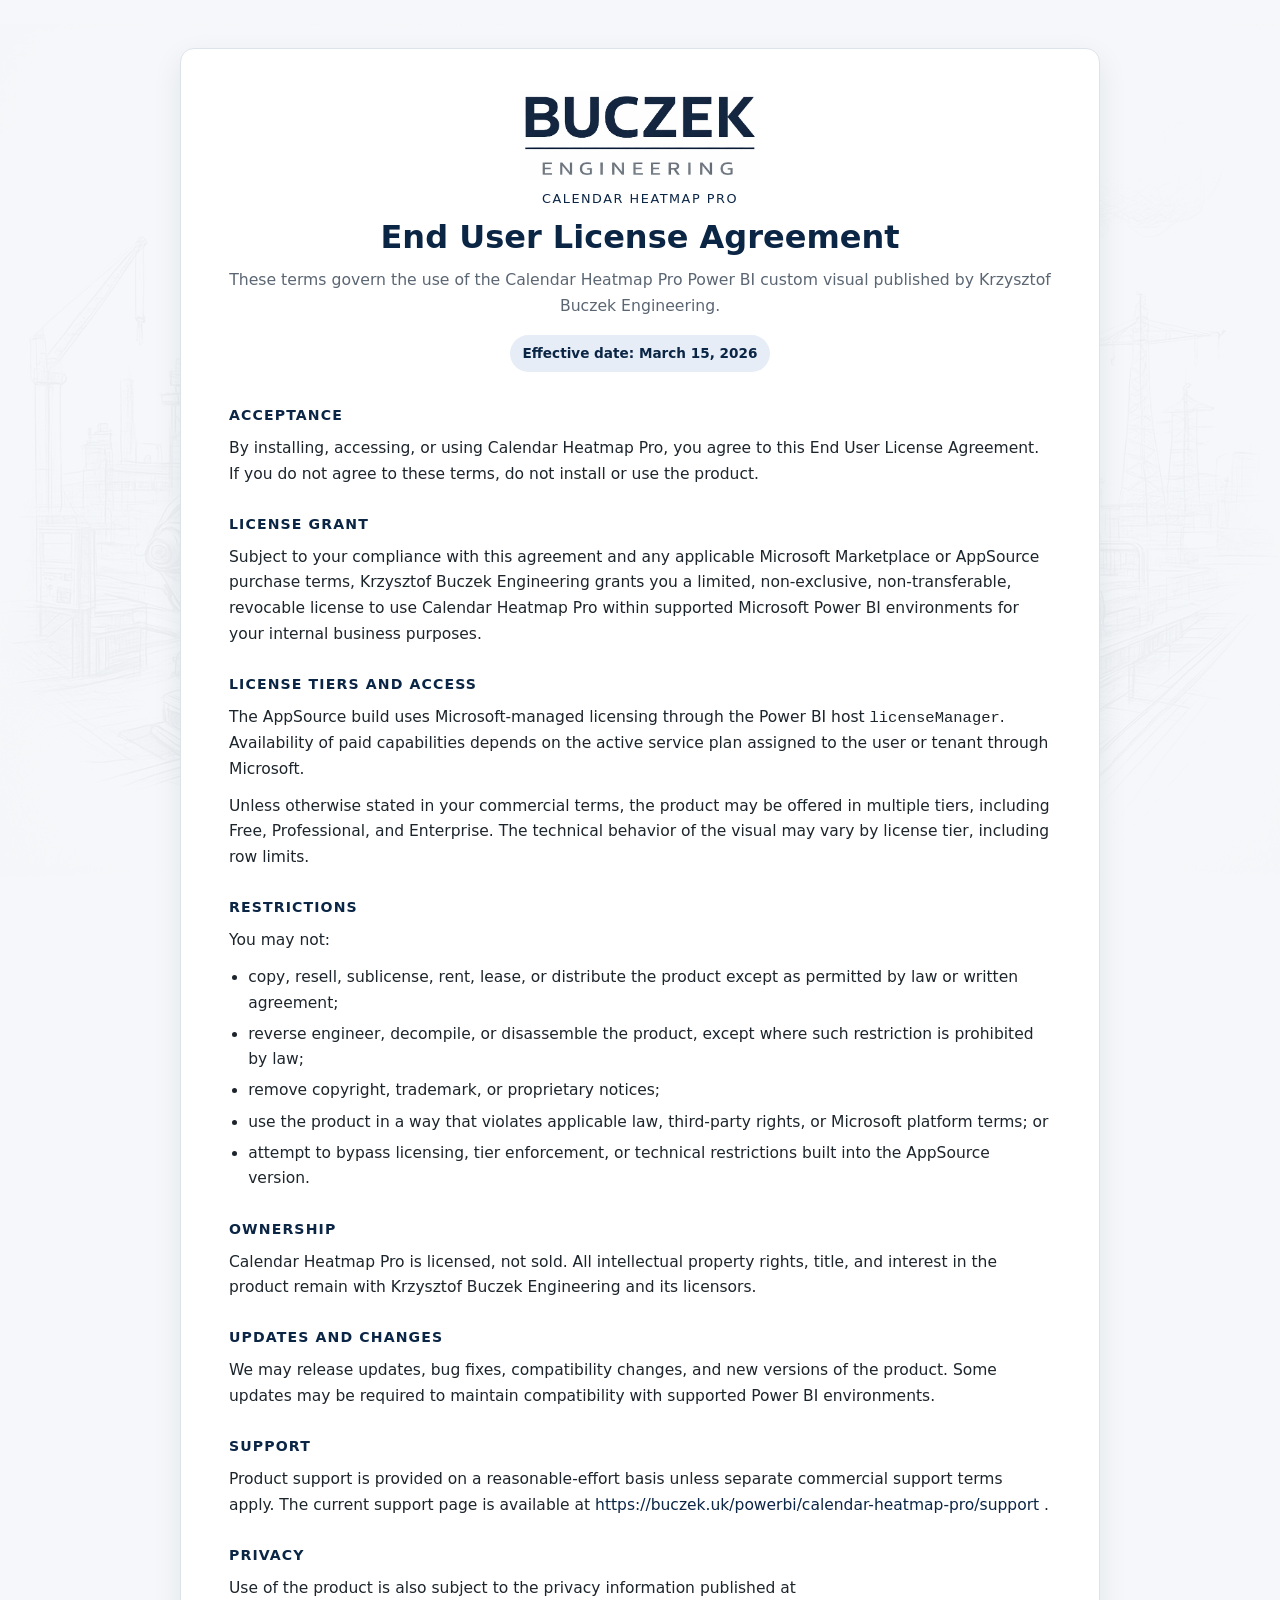
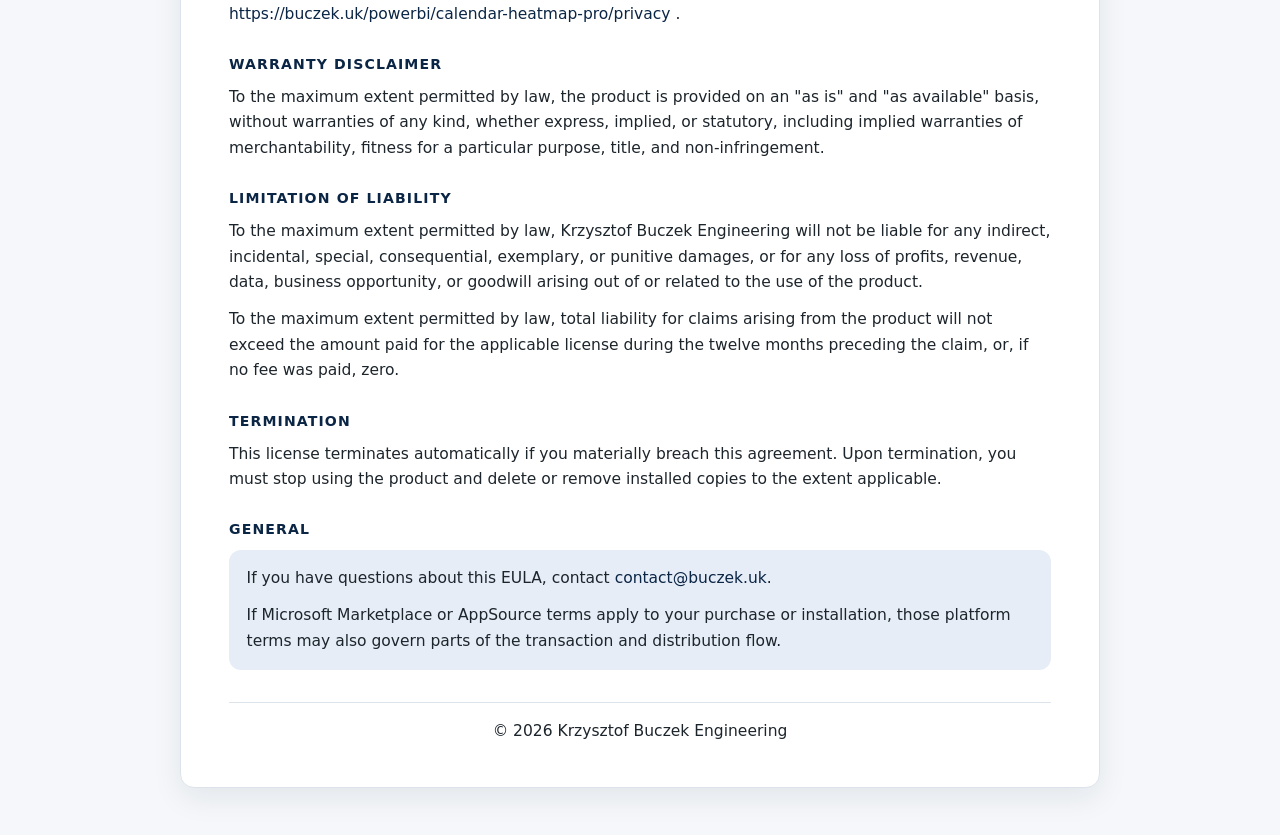
<file: powerbi/calendar-heatmap-pro/eula.html>
<!DOCTYPE html>
<html lang="en-GB">
<head>
  <meta charset="UTF-8" />
  <title>EULA | Calendar Heatmap Pro</title>
  <meta name="viewport" content="width=device-width, initial-scale=1" />
  <meta
    name="description"
    content="End User License Agreement for Calendar Heatmap Pro, the Power BI custom visual published by Krzysztof Buczek Engineering."
  />
  <link rel="canonical" href="https://buczek.uk/powerbi/calendar-heatmap-pro/eula" />
  <meta name="theme-color" content="#0b2545" />
  <link rel="icon" href="/favicon.ico" sizes="any" />
  <link rel="icon" href="/favicon.svg" type="image/svg+xml" />
  <link rel="icon" href="/favicon-32x32.png" type="image/png" sizes="32x32" />
  <link rel="icon" href="/favicon-16x16.png" type="image/png" sizes="16x16" />
  <link rel="apple-touch-icon" href="/apple-touch-icon.png" sizes="180x180" />
  <link rel="manifest" href="/site.webmanifest" />

  <style>
    :root {
      --bg: #f5f7fa;
      --bg-alt: #ffffff;
      --primary: #0b2545;
      --primary-soft: #e6edf6;
      --text-main: #1d252c;
      --text-muted: #5b6673;
      --border: #dde3eb;
      --radius: 14px;
      --shadow: 0 10px 30px rgba(15, 35, 52, 0.08);
    }

    * {
      box-sizing: border-box;
      margin: 0;
      padding: 0;
    }

    body {
      font-family: system-ui, -apple-system, "Segoe UI", sans-serif;
      background: var(--bg);
      color: var(--text-main);
      line-height: 1.65;
      position: relative;
    }

    body::before {
      content: "";
      position: fixed;
      inset: 0;
      background: url("/img/industrial-sketch.webp") center/contain no-repeat;
      opacity: 0.04;
      z-index: -1;
      pointer-events: none;
    }

    .container {
      max-width: 920px;
      margin: 48px auto;
      background: var(--bg-alt);
      padding: 42px 48px;
      border: 1px solid var(--border);
      border-radius: var(--radius);
      box-shadow: var(--shadow);
    }

    .header {
      text-align: center;
      margin-bottom: 2rem;
    }

    .logo img {
      display: block;
      max-width: 240px;
      margin: 0 auto;
      height: auto;
    }

    .eyebrow {
      margin-top: 0.5rem;
      font-size: 0.8rem;
      letter-spacing: 0.12em;
      text-transform: uppercase;
      color: var(--primary);
    }

    h1 {
      margin-top: 0.65rem;
      font-size: 2rem;
      line-height: 1.15;
      color: var(--primary);
    }

    .subtitle {
      margin-top: 0.7rem;
      color: var(--text-muted);
      font-size: 0.98rem;
    }

    .meta {
      margin-top: 1rem;
      display: inline-block;
      padding: 0.45rem 0.8rem;
      border-radius: 999px;
      background: var(--primary-soft);
      color: var(--primary);
      font-size: 0.85rem;
      font-weight: 600;
    }

    section + section {
      margin-top: 1.6rem;
    }

    h2 {
      font-size: 0.88rem;
      margin-bottom: 0.55rem;
      text-transform: uppercase;
      letter-spacing: 0.08em;
      color: var(--primary);
    }

    p,
    li {
      font-size: 0.97rem;
      color: var(--text-main);
    }

    p + p,
    p + ul,
    ul + p {
      margin-top: 0.7rem;
    }

    ul {
      padding-left: 1.2rem;
    }

    li + li {
      margin-top: 0.35rem;
    }

    .panel {
      background: var(--primary-soft);
      border-radius: 12px;
      padding: 1rem 1.1rem;
    }

    a {
      color: var(--primary);
      text-decoration: none;
      font-weight: 500;
    }

    a:hover {
      text-decoration: underline;
    }

    footer {
      margin-top: 2rem;
      padding-top: 1rem;
      border-top: 1px solid var(--border);
      color: var(--text-muted);
      font-size: 0.85rem;
      text-align: center;
    }

    @media (max-width: 640px) {
      .container {
        margin: 24px 16px;
        padding: 28px 22px;
      }

      h1 {
        font-size: 1.7rem;
      }
    }
  </style>
</head>
<body>
  <main class="container">
    <header class="header">
      <div class="logo">
        <img src="/img/logo.webp" alt="Buczek Engineering company logo" />
      </div>
      <p class="eyebrow">Calendar Heatmap Pro</p>
      <h1>End User License Agreement</h1>
      <p class="subtitle">
        These terms govern the use of the Calendar Heatmap Pro Power BI custom visual published by
        Krzysztof Buczek Engineering.
      </p>
      <p class="meta">Effective date: March 15, 2026</p>
    </header>

    <section aria-labelledby="acceptance">
      <h2 id="acceptance">Acceptance</h2>
      <p>
        By installing, accessing, or using Calendar Heatmap Pro, you agree to this End User License
        Agreement. If you do not agree to these terms, do not install or use the product.
      </p>
    </section>

    <section aria-labelledby="license-grant">
      <h2 id="license-grant">License Grant</h2>
      <p>
        Subject to your compliance with this agreement and any applicable Microsoft Marketplace or
        AppSource purchase terms, Krzysztof Buczek Engineering grants you a limited, non-exclusive,
        non-transferable, revocable license to use Calendar Heatmap Pro within supported Microsoft
        Power BI environments for your internal business purposes.
      </p>
    </section>

    <section aria-labelledby="license-tiers">
      <h2 id="license-tiers">License Tiers And Access</h2>
      <p>
        The AppSource build uses Microsoft-managed licensing through the Power BI host
        <code>licenseManager</code>. Availability of paid capabilities depends on the active service
        plan assigned to the user or tenant through Microsoft.
      </p>
      <p>
        Unless otherwise stated in your commercial terms, the product may be offered in multiple
        tiers, including Free, Professional, and Enterprise. The technical behavior of the visual may
        vary by license tier, including row limits.
      </p>
    </section>

    <section aria-labelledby="restrictions">
      <h2 id="restrictions">Restrictions</h2>
      <p>You may not:</p>
      <ul>
        <li>copy, resell, sublicense, rent, lease, or distribute the product except as permitted by law or written agreement;</li>
        <li>reverse engineer, decompile, or disassemble the product, except where such restriction is prohibited by law;</li>
        <li>remove copyright, trademark, or proprietary notices;</li>
        <li>use the product in a way that violates applicable law, third-party rights, or Microsoft platform terms; or</li>
        <li>attempt to bypass licensing, tier enforcement, or technical restrictions built into the AppSource version.</li>
      </ul>
    </section>

    <section aria-labelledby="ownership">
      <h2 id="ownership">Ownership</h2>
      <p>
        Calendar Heatmap Pro is licensed, not sold. All intellectual property rights, title, and
        interest in the product remain with Krzysztof Buczek Engineering and its licensors.
      </p>
    </section>

    <section aria-labelledby="updates">
      <h2 id="updates">Updates And Changes</h2>
      <p>
        We may release updates, bug fixes, compatibility changes, and new versions of the product.
        Some updates may be required to maintain compatibility with supported Power BI environments.
      </p>
    </section>

    <section aria-labelledby="support">
      <h2 id="support">Support</h2>
      <p>
        Product support is provided on a reasonable-effort basis unless separate commercial support
        terms apply. The current support page is available at
        <a href="https://buczek.uk/powerbi/calendar-heatmap-pro/support">
          https://buczek.uk/powerbi/calendar-heatmap-pro/support
        </a>.
      </p>
    </section>

    <section aria-labelledby="privacy">
      <h2 id="privacy">Privacy</h2>
      <p>
        Use of the product is also subject to the privacy information published at
        <a href="https://buczek.uk/powerbi/calendar-heatmap-pro/privacy">
          https://buczek.uk/powerbi/calendar-heatmap-pro/privacy
        </a>.
      </p>
    </section>

    <section aria-labelledby="warranty">
      <h2 id="warranty">Warranty Disclaimer</h2>
      <p>
        To the maximum extent permitted by law, the product is provided on an "as is" and "as
        available" basis, without warranties of any kind, whether express, implied, or statutory,
        including implied warranties of merchantability, fitness for a particular purpose, title, and
        non-infringement.
      </p>
    </section>

    <section aria-labelledby="liability">
      <h2 id="liability">Limitation Of Liability</h2>
      <p>
        To the maximum extent permitted by law, Krzysztof Buczek Engineering will not be liable for
        any indirect, incidental, special, consequential, exemplary, or punitive damages, or for any
        loss of profits, revenue, data, business opportunity, or goodwill arising out of or related to
        the use of the product.
      </p>
      <p>
        To the maximum extent permitted by law, total liability for claims arising from the product
        will not exceed the amount paid for the applicable license during the twelve months preceding
        the claim, or, if no fee was paid, zero.
      </p>
    </section>

    <section aria-labelledby="termination">
      <h2 id="termination">Termination</h2>
      <p>
        This license terminates automatically if you materially breach this agreement. Upon
        termination, you must stop using the product and delete or remove installed copies to the
        extent applicable.
      </p>
    </section>

    <section aria-labelledby="general">
      <h2 id="general">General</h2>
      <div class="panel">
        <p>
          If you have questions about this EULA, contact
          <a href="mailto:contact@buczek.uk">contact@buczek.uk</a>.
        </p>
        <p>
          If Microsoft Marketplace or AppSource terms apply to your purchase or installation, those
          platform terms may also govern parts of the transaction and distribution flow.
        </p>
      </div>
    </section>

    <footer>
      <p>&copy; <span id="year"></span> Krzysztof Buczek Engineering</p>
    </footer>
  </main>

  <script>
    document.getElementById("year").textContent = new Date().getFullYear();
  </script>
</body>
</html>
</file>
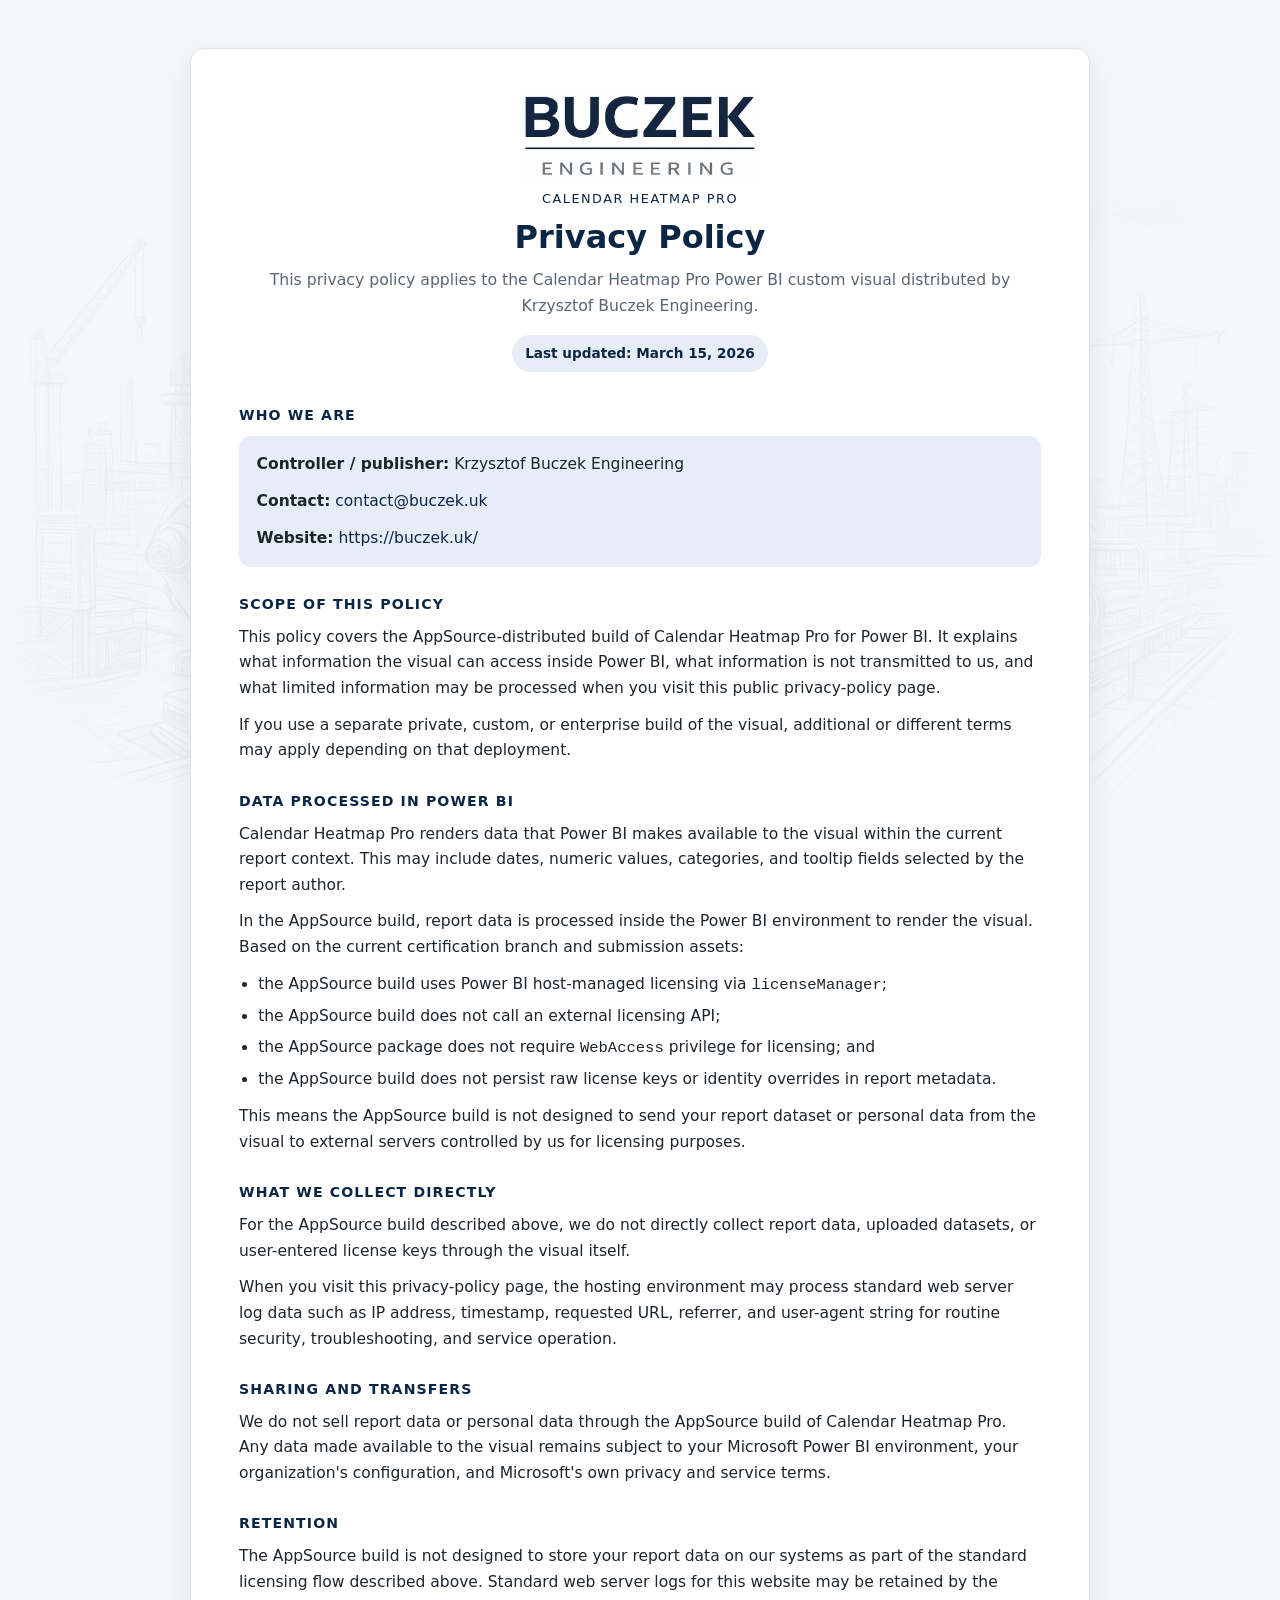
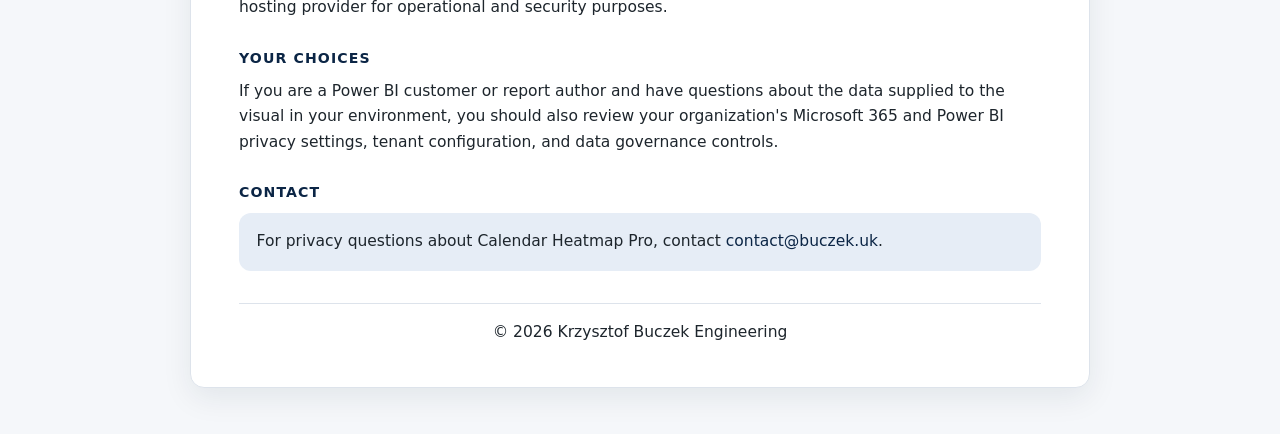
<file: powerbi/calendar-heatmap-pro/privacy.html>
<!DOCTYPE html>
<html lang="en-GB">
<head>
  <meta charset="UTF-8" />
  <title>Privacy Policy | Calendar Heatmap Pro</title>
  <meta name="viewport" content="width=device-width, initial-scale=1" />
  <meta
    name="description"
    content="Privacy policy for Calendar Heatmap Pro, the Power BI custom visual published by Krzysztof Buczek Engineering."
  />
  <link rel="canonical" href="https://buczek.uk/powerbi/calendar-heatmap-pro/privacy" />
  <meta name="theme-color" content="#0b2545" />
  <link rel="icon" href="/favicon.ico" sizes="any" />
  <link rel="icon" href="/favicon.svg" type="image/svg+xml" />
  <link rel="icon" href="/favicon-32x32.png" type="image/png" sizes="32x32" />
  <link rel="icon" href="/favicon-16x16.png" type="image/png" sizes="16x16" />
  <link rel="apple-touch-icon" href="/apple-touch-icon.png" sizes="180x180" />
  <link rel="manifest" href="/site.webmanifest" />

  <style>
    :root {
      --bg: #f5f7fa;
      --bg-alt: #ffffff;
      --primary: #0b2545;
      --primary-soft: #e6edf6;
      --text-main: #1d252c;
      --text-muted: #5b6673;
      --border: #dde3eb;
      --radius: 14px;
      --shadow: 0 10px 30px rgba(15, 35, 52, 0.08);
    }

    * {
      box-sizing: border-box;
      margin: 0;
      padding: 0;
    }

    body {
      font-family: system-ui, -apple-system, "Segoe UI", sans-serif;
      background: var(--bg);
      color: var(--text-main);
      line-height: 1.65;
      position: relative;
    }

    body::before {
      content: "";
      position: fixed;
      inset: 0;
      background: url("/img/industrial-sketch.webp") center/contain no-repeat;
      opacity: 0.04;
      z-index: -1;
      pointer-events: none;
    }

    .container {
      max-width: 900px;
      margin: 48px auto;
      background: var(--bg-alt);
      padding: 42px 48px;
      border: 1px solid var(--border);
      border-radius: var(--radius);
      box-shadow: var(--shadow);
    }

    .header {
      text-align: center;
      margin-bottom: 2rem;
    }

    .logo img {
      display: block;
      max-width: 240px;
      margin: 0 auto;
      height: auto;
    }

    .eyebrow {
      margin-top: 0.5rem;
      font-size: 0.8rem;
      letter-spacing: 0.12em;
      text-transform: uppercase;
      color: var(--primary);
    }

    h1 {
      margin-top: 0.65rem;
      font-size: 2rem;
      line-height: 1.15;
      color: var(--primary);
    }

    .subtitle {
      margin-top: 0.7rem;
      color: var(--text-muted);
      font-size: 0.98rem;
    }

    .meta {
      margin-top: 1rem;
      display: inline-block;
      padding: 0.45rem 0.8rem;
      border-radius: 999px;
      background: var(--primary-soft);
      color: var(--primary);
      font-size: 0.85rem;
      font-weight: 600;
    }

    section + section {
      margin-top: 1.6rem;
    }

    h2 {
      font-size: 0.88rem;
      margin-bottom: 0.55rem;
      text-transform: uppercase;
      letter-spacing: 0.08em;
      color: var(--primary);
    }

    p,
    li {
      font-size: 0.97rem;
      color: var(--text-main);
    }

    p + p,
    p + ul,
    ul + p {
      margin-top: 0.7rem;
    }

    ul {
      padding-left: 1.2rem;
    }

    li + li {
      margin-top: 0.35rem;
    }

    .panel {
      background: var(--primary-soft);
      border-radius: 12px;
      padding: 1rem 1.1rem;
    }

    a {
      color: var(--primary);
      text-decoration: none;
      font-weight: 500;
    }

    a:hover {
      text-decoration: underline;
    }

    footer {
      margin-top: 2rem;
      padding-top: 1rem;
      border-top: 1px solid var(--border);
      color: var(--text-muted);
      font-size: 0.85rem;
      text-align: center;
    }

    @media (max-width: 640px) {
      .container {
        margin: 24px 16px;
        padding: 28px 22px;
      }

      h1 {
        font-size: 1.7rem;
      }
    }
  </style>
</head>
<body>
  <main class="container">
    <header class="header">
      <div class="logo">
        <img src="/img/logo.webp" alt="Buczek Engineering company logo" />
      </div>
      <p class="eyebrow">Calendar Heatmap Pro</p>
      <h1>Privacy Policy</h1>
      <p class="subtitle">
        This privacy policy applies to the Calendar Heatmap Pro Power BI custom visual
        distributed by Krzysztof Buczek Engineering.
      </p>
      <p class="meta">Last updated: March 15, 2026</p>
    </header>

    <section aria-labelledby="who-we-are">
      <h2 id="who-we-are">Who We Are</h2>
      <div class="panel">
        <p><strong>Controller / publisher:</strong> Krzysztof Buczek Engineering</p>
        <p><strong>Contact:</strong> <a href="mailto:contact@buczek.uk">contact@buczek.uk</a></p>
        <p><strong>Website:</strong> <a href="https://buczek.uk/">https://buczek.uk/</a></p>
      </div>
    </section>

    <section aria-labelledby="scope">
      <h2 id="scope">Scope Of This Policy</h2>
      <p>
        This policy covers the AppSource-distributed build of Calendar Heatmap Pro for Power BI.
        It explains what information the visual can access inside Power BI, what information is not
        transmitted to us, and what limited information may be processed when you visit this public
        privacy-policy page.
      </p>
      <p>
        If you use a separate private, custom, or enterprise build of the visual, additional or
        different terms may apply depending on that deployment.
      </p>
    </section>

    <section aria-labelledby="power-bi-data">
      <h2 id="power-bi-data">Data Processed In Power BI</h2>
      <p>
        Calendar Heatmap Pro renders data that Power BI makes available to the visual within the
        current report context. This may include dates, numeric values, categories, and tooltip
        fields selected by the report author.
      </p>
      <p>
        In the AppSource build, report data is processed inside the Power BI environment to render
        the visual. Based on the current certification branch and submission assets:
      </p>
      <ul>
        <li>the AppSource build uses Power BI host-managed licensing via <code>licenseManager</code>;</li>
        <li>the AppSource build does not call an external licensing API;</li>
        <li>the AppSource package does not require <code>WebAccess</code> privilege for licensing; and</li>
        <li>the AppSource build does not persist raw license keys or identity overrides in report metadata.</li>
      </ul>
      <p>
        This means the AppSource build is not designed to send your report dataset or personal data
        from the visual to external servers controlled by us for licensing purposes.
      </p>
    </section>

    <section aria-labelledby="what-we-collect">
      <h2 id="what-we-collect">What We Collect Directly</h2>
      <p>
        For the AppSource build described above, we do not directly collect report data, uploaded
        datasets, or user-entered license keys through the visual itself.
      </p>
      <p>
        When you visit this privacy-policy page, the hosting environment may process standard web
        server log data such as IP address, timestamp, requested URL, referrer, and user-agent
        string for routine security, troubleshooting, and service operation.
      </p>
    </section>

    <section aria-labelledby="sharing">
      <h2 id="sharing">Sharing And Transfers</h2>
      <p>
        We do not sell report data or personal data through the AppSource build of Calendar Heatmap
        Pro. Any data made available to the visual remains subject to your Microsoft Power BI
        environment, your organization&apos;s configuration, and Microsoft&apos;s own privacy and service terms.
      </p>
    </section>

    <section aria-labelledby="retention">
      <h2 id="retention">Retention</h2>
      <p>
        The AppSource build is not designed to store your report data on our systems as part of the
        standard licensing flow described above. Standard web server logs for this website may be
        retained by the hosting provider for operational and security purposes.
      </p>
    </section>

    <section aria-labelledby="your-choices">
      <h2 id="your-choices">Your Choices</h2>
      <p>
        If you are a Power BI customer or report author and have questions about the data supplied
        to the visual in your environment, you should also review your organization&apos;s Microsoft 365
        and Power BI privacy settings, tenant configuration, and data governance controls.
      </p>
    </section>

    <section aria-labelledby="contact">
      <h2 id="contact">Contact</h2>
      <div class="panel">
        <p>
          For privacy questions about Calendar Heatmap Pro, contact
          <a href="mailto:contact@buczek.uk">contact@buczek.uk</a>.
        </p>
      </div>
    </section>

    <footer>
      <p>&copy; <span id="year"></span> Krzysztof Buczek Engineering</p>
    </footer>
  </main>

  <script>
    document.getElementById("year").textContent = new Date().getFullYear();
  </script>
</body>
</html>
</file>
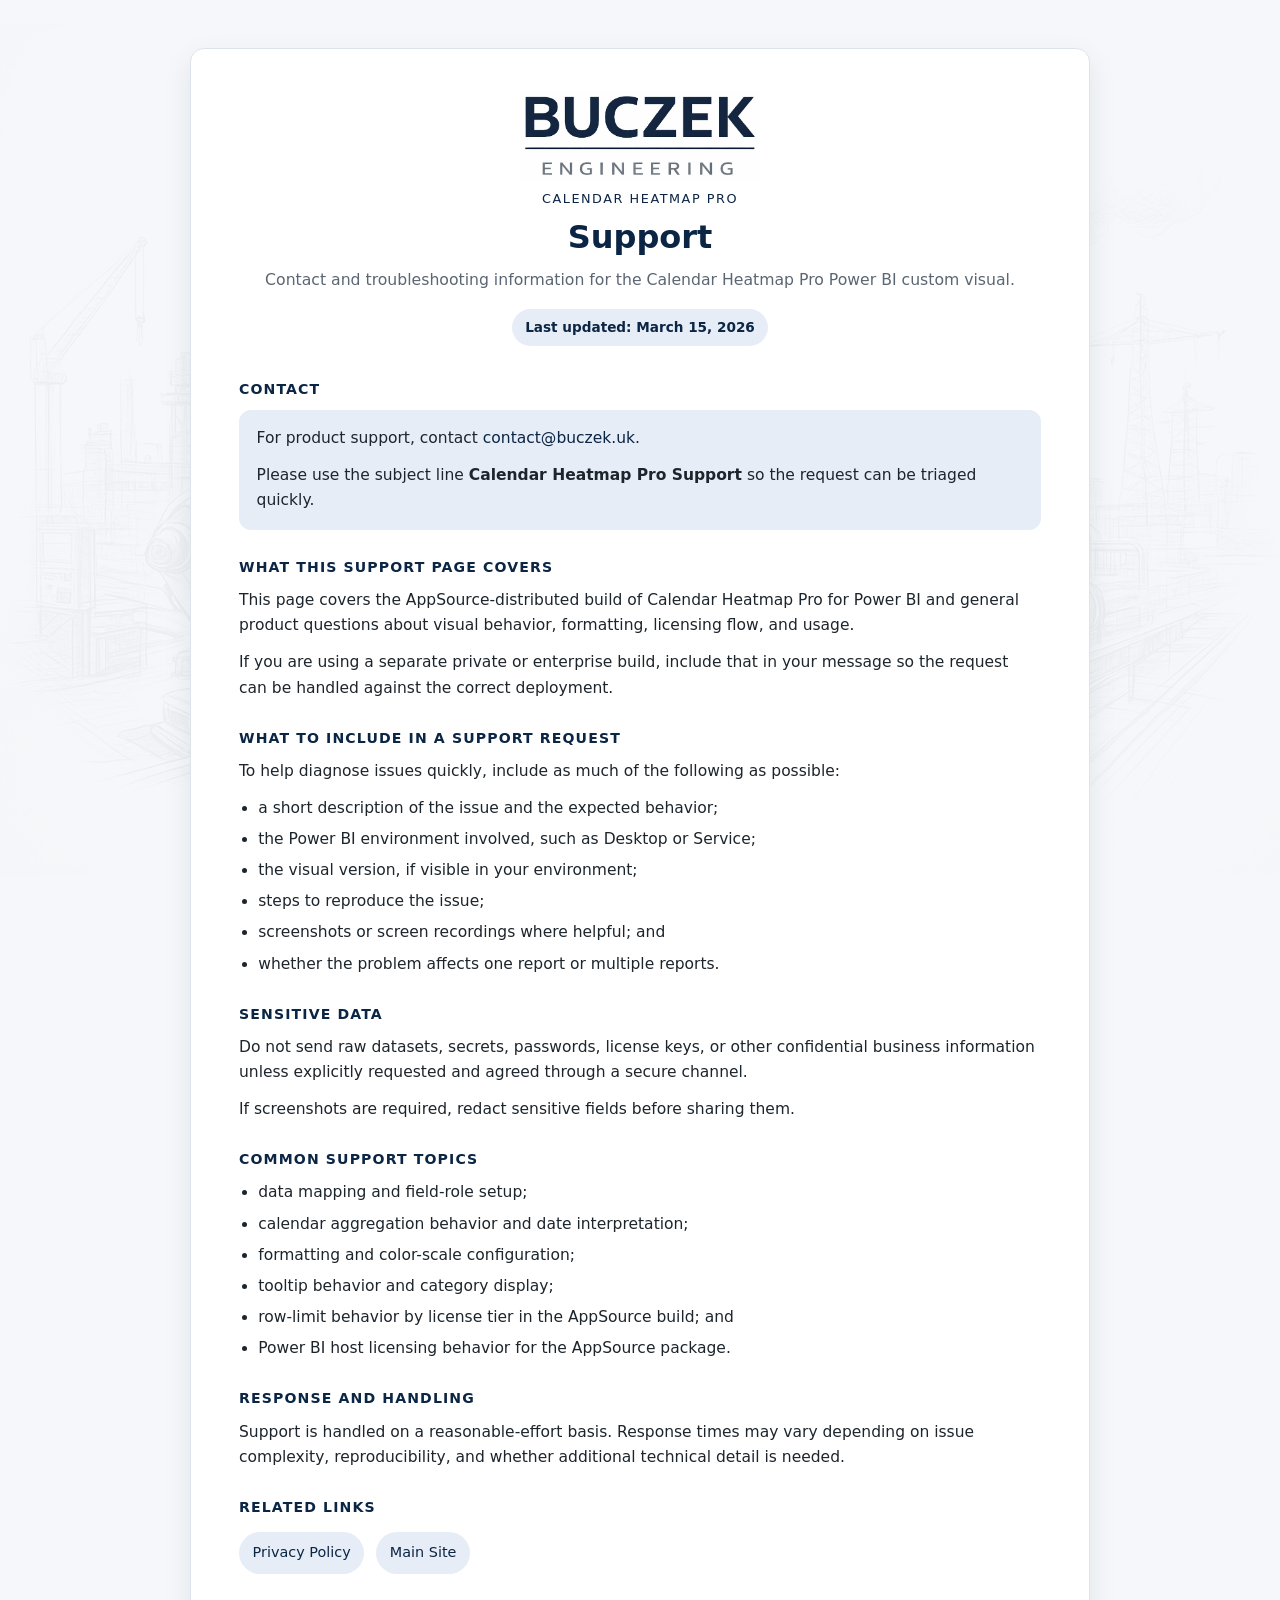
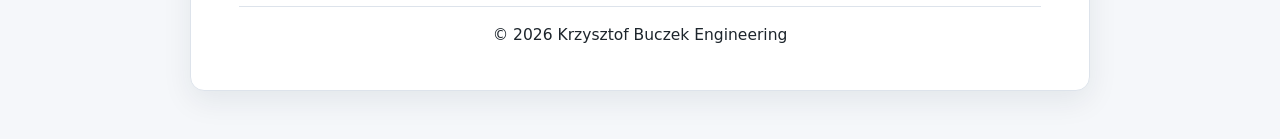
<file: powerbi/calendar-heatmap-pro/support.html>
<!DOCTYPE html>
<html lang="en-GB">
<head>
  <meta charset="UTF-8" />
  <title>Support | Calendar Heatmap Pro</title>
  <meta name="viewport" content="width=device-width, initial-scale=1" />
  <meta
    name="description"
    content="Support information for Calendar Heatmap Pro, the Power BI custom visual published by Krzysztof Buczek Engineering."
  />
  <link rel="canonical" href="https://buczek.uk/powerbi/calendar-heatmap-pro/support" />
  <meta name="theme-color" content="#0b2545" />
  <link rel="icon" href="/favicon.ico" sizes="any" />
  <link rel="icon" href="/favicon.svg" type="image/svg+xml" />
  <link rel="icon" href="/favicon-32x32.png" type="image/png" sizes="32x32" />
  <link rel="icon" href="/favicon-16x16.png" type="image/png" sizes="16x16" />
  <link rel="apple-touch-icon" href="/apple-touch-icon.png" sizes="180x180" />
  <link rel="manifest" href="/site.webmanifest" />

  <style>
    :root {
      --bg: #f5f7fa;
      --bg-alt: #ffffff;
      --primary: #0b2545;
      --primary-soft: #e6edf6;
      --text-main: #1d252c;
      --text-muted: #5b6673;
      --border: #dde3eb;
      --radius: 14px;
      --shadow: 0 10px 30px rgba(15, 35, 52, 0.08);
    }

    * {
      box-sizing: border-box;
      margin: 0;
      padding: 0;
    }

    body {
      font-family: system-ui, -apple-system, "Segoe UI", sans-serif;
      background: var(--bg);
      color: var(--text-main);
      line-height: 1.65;
      position: relative;
    }

    body::before {
      content: "";
      position: fixed;
      inset: 0;
      background: url("/img/industrial-sketch.webp") center/contain no-repeat;
      opacity: 0.04;
      z-index: -1;
      pointer-events: none;
    }

    .container {
      max-width: 900px;
      margin: 48px auto;
      background: var(--bg-alt);
      padding: 42px 48px;
      border: 1px solid var(--border);
      border-radius: var(--radius);
      box-shadow: var(--shadow);
    }

    .header {
      text-align: center;
      margin-bottom: 2rem;
    }

    .logo img {
      display: block;
      max-width: 240px;
      margin: 0 auto;
      height: auto;
    }

    .eyebrow {
      margin-top: 0.5rem;
      font-size: 0.8rem;
      letter-spacing: 0.12em;
      text-transform: uppercase;
      color: var(--primary);
    }

    h1 {
      margin-top: 0.65rem;
      font-size: 2rem;
      line-height: 1.15;
      color: var(--primary);
    }

    .subtitle {
      margin-top: 0.7rem;
      color: var(--text-muted);
      font-size: 0.98rem;
    }

    .meta {
      margin-top: 1rem;
      display: inline-block;
      padding: 0.45rem 0.8rem;
      border-radius: 999px;
      background: var(--primary-soft);
      color: var(--primary);
      font-size: 0.85rem;
      font-weight: 600;
    }

    section + section {
      margin-top: 1.6rem;
    }

    h2 {
      font-size: 0.88rem;
      margin-bottom: 0.55rem;
      text-transform: uppercase;
      letter-spacing: 0.08em;
      color: var(--primary);
    }

    p,
    li {
      font-size: 0.97rem;
      color: var(--text-main);
    }

    p + p,
    p + ul,
    ul + p {
      margin-top: 0.7rem;
    }

    ul {
      padding-left: 1.2rem;
    }

    li + li {
      margin-top: 0.35rem;
    }

    .panel {
      background: var(--primary-soft);
      border-radius: 12px;
      padding: 1rem 1.1rem;
    }

    a {
      color: var(--primary);
      text-decoration: none;
      font-weight: 500;
    }

    a:hover {
      text-decoration: underline;
    }

    .links {
      display: flex;
      gap: 0.75rem;
      flex-wrap: wrap;
      margin-top: 0.8rem;
    }

    .links a {
      display: inline-block;
      background: var(--primary-soft);
      color: var(--primary);
      padding: 0.55rem 0.85rem;
      border-radius: 999px;
      font-size: 0.9rem;
    }

    footer {
      margin-top: 2rem;
      padding-top: 1rem;
      border-top: 1px solid var(--border);
      color: var(--text-muted);
      font-size: 0.85rem;
      text-align: center;
    }

    @media (max-width: 640px) {
      .container {
        margin: 24px 16px;
        padding: 28px 22px;
      }

      h1 {
        font-size: 1.7rem;
      }
    }
  </style>
</head>
<body>
  <main class="container">
    <header class="header">
      <div class="logo">
        <img src="/img/logo.webp" alt="Buczek Engineering company logo" />
      </div>
      <p class="eyebrow">Calendar Heatmap Pro</p>
      <h1>Support</h1>
      <p class="subtitle">
        Contact and troubleshooting information for the Calendar Heatmap Pro Power BI custom visual.
      </p>
      <p class="meta">Last updated: March 15, 2026</p>
    </header>

    <section aria-labelledby="contact">
      <h2 id="contact">Contact</h2>
      <div class="panel">
        <p>
          For product support, contact
          <a href="mailto:contact@buczek.uk">contact@buczek.uk</a>.
        </p>
        <p>
          Please use the subject line <strong>Calendar Heatmap Pro Support</strong> so the request
          can be triaged quickly.
        </p>
      </div>
    </section>

    <section aria-labelledby="scope">
      <h2 id="scope">What This Support Page Covers</h2>
      <p>
        This page covers the AppSource-distributed build of Calendar Heatmap Pro for Power BI and
        general product questions about visual behavior, formatting, licensing flow, and usage.
      </p>
      <p>
        If you are using a separate private or enterprise build, include that in your message so
        the request can be handled against the correct deployment.
      </p>
    </section>

    <section aria-labelledby="include">
      <h2 id="include">What To Include In A Support Request</h2>
      <p>To help diagnose issues quickly, include as much of the following as possible:</p>
      <ul>
        <li>a short description of the issue and the expected behavior;</li>
        <li>the Power BI environment involved, such as Desktop or Service;</li>
        <li>the visual version, if visible in your environment;</li>
        <li>steps to reproduce the issue;</li>
        <li>screenshots or screen recordings where helpful; and</li>
        <li>whether the problem affects one report or multiple reports.</li>
      </ul>
    </section>

    <section aria-labelledby="do-not-send">
      <h2 id="do-not-send">Sensitive Data</h2>
      <p>
        Do not send raw datasets, secrets, passwords, license keys, or other confidential business
        information unless explicitly requested and agreed through a secure channel.
      </p>
      <p>
        If screenshots are required, redact sensitive fields before sharing them.
      </p>
    </section>

    <section aria-labelledby="common-topics">
      <h2 id="common-topics">Common Support Topics</h2>
      <ul>
        <li>data mapping and field-role setup;</li>
        <li>calendar aggregation behavior and date interpretation;</li>
        <li>formatting and color-scale configuration;</li>
        <li>tooltip behavior and category display;</li>
        <li>row-limit behavior by license tier in the AppSource build; and</li>
        <li>Power BI host licensing behavior for the AppSource package.</li>
      </ul>
    </section>

    <section aria-labelledby="response">
      <h2 id="response">Response And Handling</h2>
      <p>
        Support is handled on a reasonable-effort basis. Response times may vary depending on issue
        complexity, reproducibility, and whether additional technical detail is needed.
      </p>
    </section>

    <section aria-labelledby="related-links">
      <h2 id="related-links">Related Links</h2>
      <div class="links">
        <a href="https://buczek.uk/powerbi/calendar-heatmap-pro/privacy">Privacy Policy</a>
        <a href="https://buczek.uk/">Main Site</a>
      </div>
    </section>

    <footer>
      <p>&copy; <span id="year"></span> Krzysztof Buczek Engineering</p>
    </footer>
  </main>

  <script>
    document.getElementById("year").textContent = new Date().getFullYear();
  </script>
</body>
</html>
</file>
<file: powerbi/calendar-heatmap-pro/site.css>
:root {
    --bg: #f4efe6;
    --ink: #1b241d;
    --muted: #5c695f;
    --panel: rgba(255, 251, 244, 0.84);
    --panel-strong: #fffdf8;
    --line: rgba(27, 36, 29, 0.12);
    --accent: #a62e28;
    --accent-strong: #741d19;
    --moss: #234332;
    --moss-soft: #dfe9dd;
    --gold: #c58d2e;
    --shadow: 0 28px 80px rgba(41, 35, 24, 0.12);
    --radius-xl: 30px;
    --radius-lg: 22px;
    --radius-md: 16px;
    --max: 1180px;
}

* {
    box-sizing: border-box;
}

html {
    scroll-behavior: smooth;
}

body {
    margin: 0;
    color: var(--ink);
    background:
        radial-gradient(circle at top left, rgba(197, 141, 46, 0.18), transparent 32%),
        radial-gradient(circle at 82% 12%, rgba(35, 67, 50, 0.16), transparent 28%),
        linear-gradient(180deg, #f6f0e7 0%, #efe4d3 100%);
    font-family: "Aptos", "Segoe UI Variable", "Trebuchet MS", sans-serif;
    line-height: 1.55;
}

a {
    color: inherit;
}

.site-shell {
    position: relative;
    overflow: clip;
}

.grain {
    position: fixed;
    inset: 0;
    pointer-events: none;
    background-image:
        linear-gradient(rgba(255, 255, 255, 0.04), rgba(255, 255, 255, 0.04)),
        url("data:image/svg+xml,%3Csvg xmlns='http://www.w3.org/2000/svg' width='140' height='140' viewBox='0 0 140 140'%3E%3Cg fill='%231b241d' fill-opacity='.035'%3E%3Ccircle cx='12' cy='10' r='1.4'/%3E%3Ccircle cx='62' cy='44' r='1.2'/%3E%3Ccircle cx='98' cy='22' r='1.1'/%3E%3Ccircle cx='114' cy='88' r='1.3'/%3E%3Ccircle cx='31' cy='96' r='1.2'/%3E%3Ccircle cx='77' cy='122' r='1.1'/%3E%3C/g%3E%3C/svg%3E");
    opacity: 0.65;
}

.container {
    width: min(calc(100% - 32px), var(--max));
    margin: 0 auto;
    position: relative;
    z-index: 1;
}

.topbar {
    padding: 18px 0;
}

.topbar-inner,
.hero-copy,
.hero-preview,
.content-panel,
.page-hero-panel,
.guide-nav,
.guide-section,
.cta-band,
.footer-panel {
    border: 1px solid rgba(255, 255, 255, 0.55);
    background: var(--panel);
    box-shadow: var(--shadow);
    backdrop-filter: blur(12px);
}

.topbar-inner {
    display: flex;
    align-items: center;
    justify-content: space-between;
    gap: 16px;
    padding: 12px 18px;
    border-radius: 999px;
}

.brand {
    display: inline-flex;
    align-items: center;
    gap: 12px;
    text-decoration: none;
    min-width: 0;
}

.brand-mark {
    width: 42px;
    height: 42px;
    border-radius: 14px;
    display: inline-flex;
    align-items: center;
    justify-content: center;
    color: #fff;
    background: linear-gradient(145deg, #a62e28, #d4a13c);
    font-family: "Space Grotesk", "Bahnschrift", sans-serif;
    font-weight: 700;
    letter-spacing: 0.06em;
}

.brand-kicker,
.eyebrow {
    display: block;
    font-size: 0.76rem;
    text-transform: uppercase;
    letter-spacing: 0.16em;
    color: var(--muted);
}

.brand-title {
    display: block;
    font-size: 1rem;
    font-weight: 700;
}

.nav-links {
    display: flex;
    flex-wrap: wrap;
    justify-content: flex-end;
    gap: 10px;
}

.nav-link,
.footer-links a,
.toc-list a,
.breadcrumbs a {
    text-decoration: none;
}

.nav-link {
    padding: 9px 14px;
    border-radius: 999px;
    color: var(--muted);
}

.hero,
.page-hero {
    padding: 32px 0 24px;
}

.hero-grid,
.guide-layout,
.card-grid,
.list-grid,
.hero-notes,
.preview-aside,
.mini-grid {
    display: grid;
    gap: 18px;
}

.hero-grid {
    grid-template-columns: 1.12fr 0.88fr;
    gap: 28px;
}

.hero-copy,
.hero-preview,
.page-hero-panel,
.guide-nav,
.guide-section,
.content-panel,
.cta-band {
    border-radius: var(--radius-xl);
    padding: 28px;
}

.hero-tag,
.pill,
.tier-label,
.inline-code {
    display: inline-flex;
    align-items: center;
    border-radius: 999px;
}

.hero-tag {
    padding: 8px 14px;
    background: rgba(35, 67, 50, 0.08);
    color: var(--moss);
    font-size: 0.83rem;
    font-weight: 700;
    letter-spacing: 0.1em;
    text-transform: uppercase;
}

.hero h1,
.page-hero h1 {
    margin: 18px 0 14px;
    font-family: "Space Grotesk", "Aptos Display", "Bahnschrift", sans-serif;
    font-size: clamp(2.6rem, 5.2vw, 5.2rem);
    line-height: 0.98;
    letter-spacing: -0.05em;
}

.hero p,
.page-hero p,
.section-intro p,
.card p,
.guide-section p,
.guide-section li,
.hero-note span,
.stat span,
.cta-band p,
.muted {
    color: var(--muted);
}

.hero-actions {
    margin-top: 28px;
}

.hero-notes {
    grid-template-columns: repeat(3, minmax(0, 1fr));
    margin-top: 28px;
}

.hero-actions,
.mock-toolbar,
.cta-actions,
.footer-links,
.breadcrumbs {
    display: flex;
    flex-wrap: wrap;
    gap: 12px;
}

.button {
    display: inline-flex;
    align-items: center;
    justify-content: center;
    min-height: 48px;
    padding: 0 18px;
    border-radius: 999px;
    text-decoration: none;
    font-weight: 700;
}

.button-primary {
    color: #fff;
    background: linear-gradient(135deg, var(--accent), var(--accent-strong));
}

.button-secondary {
    color: var(--moss);
    background: rgba(35, 67, 50, 0.08);
}

.button-ghost {
    color: var(--ink);
    background: rgba(255, 255, 255, 0.58);
}

.hero-note,
.stat,
.tier-item,
.mini-card,
.card {
    border: 1px solid rgba(27, 36, 29, 0.08);
    border-radius: var(--radius-lg);
    background: rgba(255, 255, 255, 0.62);
}

.hero-note,
.stat,
.mini-card,
.card,
.tier-item {
    padding: 16px;
}

.hero-note strong,
.stat strong,
.mini-card strong,
.step-list strong,
.checklist strong,
.tier-item strong {
    display: block;
    margin-bottom: 4px;
}

.preview-head,
.section-intro {
    display: flex;
    justify-content: space-between;
    gap: 24px;
}

.preview-head h2,
.section-intro h2,
.guide-section h2,
.cta-band h2 {
    margin: 0;
    font-family: "Space Grotesk", "Aptos Display", sans-serif;
    font-size: clamp(1.55rem, 2vw, 2rem);
    letter-spacing: -0.04em;
}

.pill,
.tier-label {
    padding: 8px 12px;
    font-size: 0.8rem;
    font-weight: 700;
}

.pill {
    color: var(--moss);
    background: rgba(255, 255, 255, 0.72);
}

.mock-toolbar span {
    padding: 8px 12px;
    border-radius: 12px;
    background: rgba(35, 67, 50, 0.08);
    color: var(--moss);
    font-size: 0.82rem;
    font-weight: 700;
}

.preview-aside {
    grid-template-columns: repeat(3, minmax(0, 1fr));
    margin-top: 18px;
}

.heatmap-board {
    padding: 20px;
    border-radius: 24px;
    background: var(--panel-strong);
    border: 1px solid rgba(35, 67, 50, 0.08);
}

.heatmap-grid {
    display: grid;
    grid-template-columns: repeat(14, minmax(18px, 1fr));
    gap: 8px;
}

.heatmap-grid span {
    display: block;
    aspect-ratio: 1;
    border-radius: 6px;
    background: var(--moss-soft);
}

.heatmap-grid span:nth-child(6n + 1) { background: #eac36f; }
.heatmap-grid span:nth-child(6n + 2) { background: #d1a448; }
.heatmap-grid span:nth-child(6n + 3) { background: #84a68e; }
.heatmap-grid span:nth-child(6n + 4) { background: #54755d; }
.heatmap-grid span:nth-child(6n + 5) { background: #b94234; }
.heatmap-grid span:nth-child(6n + 6) { background: #eadfd0; }

.section {
    padding: 28px 0;
}

.card-grid {
    grid-template-columns: repeat(3, minmax(0, 1fr));
}

.list-grid,
.mini-grid {
    grid-template-columns: repeat(2, minmax(0, 1fr));
}

.checklist,
.tier-list,
.step-list,
.toc-list {
    margin: 0;
    padding: 0;
    list-style: none;
}

.checklist li,
.tier-item,
.step-list li,
.toc-list li {
    padding: 14px 0;
    border-bottom: 1px solid var(--line);
}

.checklist li:last-child,
.tier-item:last-child,
.step-list li:last-child,
.toc-list li:last-child {
    border-bottom: 0;
}

.tier-label {
    margin-bottom: 10px;
    text-transform: uppercase;
    letter-spacing: 0.08em;
}

.card h3 {
    margin: 0 0 10px;
    font-family: "Space Grotesk", "Aptos Display", sans-serif;
    font-size: 1.2rem;
}

.tier-free { color: #6a5541; background: #f0eadf; }
.tier-pro { color: #234332; background: #dbe8df; }
.tier-ent { color: #7c251e; background: #f6d8c6; }

.page-hero-panel {
    padding: 34px;
}

.guide-layout {
    grid-template-columns: 300px minmax(0, 1fr);
    align-items: start;
}

.guide-nav {
    position: sticky;
    top: 18px;
}

.guide-nav h2 {
    margin: 0 0 14px;
    font-family: "Space Grotesk", "Aptos Display", sans-serif;
    font-size: 1.15rem;
}

.guide-main {
    display: grid;
    gap: 18px;
}

.inline-code {
    padding: 2px 8px;
    background: rgba(35, 67, 50, 0.08);
    color: var(--moss);
    font-family: "Consolas", "Cascadia Code", monospace;
}

.cta-band {
    background:
        radial-gradient(circle at top right, rgba(197, 141, 46, 0.2), transparent 30%),
        linear-gradient(135deg, rgba(35, 67, 50, 0.88), rgba(27, 36, 29, 0.92));
    color: #f8f3ea;
}

.cta-band p {
    color: rgba(248, 243, 234, 0.8);
}

.cta-band .button-secondary,
.cta-band .button-ghost {
    color: #fff;
    background: rgba(255, 255, 255, 0.12);
}

.footer {
    padding: 0 0 38px;
}

.footer-panel {
    display: flex;
    justify-content: space-between;
    flex-wrap: wrap;
    gap: 18px;
    padding: 20px 24px;
    border-radius: 22px;
}

.footer-panel p {
    margin: 0;
    color: var(--muted);
}

@media (max-width: 960px) {
    .hero-grid,
    .guide-layout,
    .card-grid,
    .list-grid,
    .mini-grid {
        grid-template-columns: 1fr;
    }

    .guide-nav {
        position: static;
    }
}

@media (max-width: 680px) {
    .container {
        width: min(calc(100% - 20px), var(--max));
    }

    .topbar-inner,
    .hero-copy,
    .hero-preview,
    .content-panel,
    .page-hero-panel,
    .guide-nav,
    .guide-section,
    .cta-band {
        padding: 20px;
    }

    .nav-links,
    .preview-head,
    .section-intro {
        width: 100%;
        flex-direction: column;
    }

    .heatmap-grid {
        gap: 6px;
    }
}
</file>
